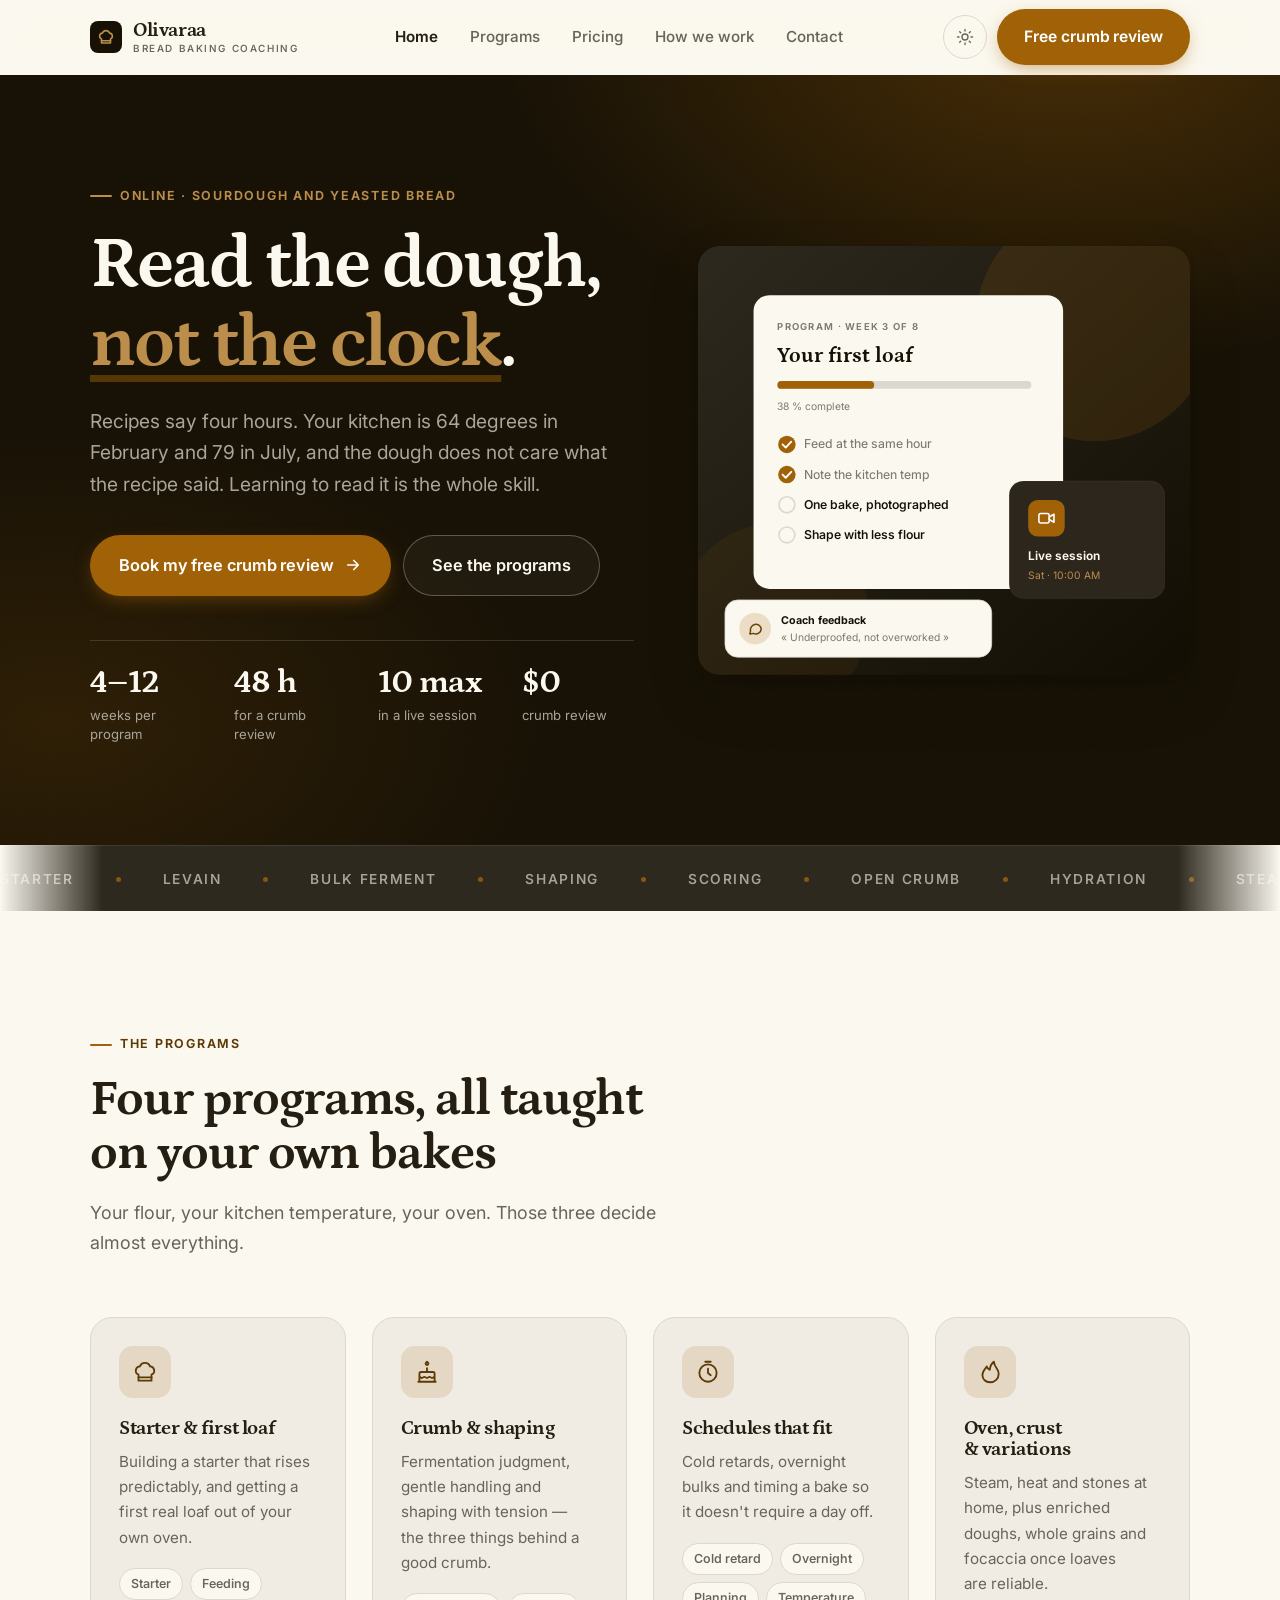
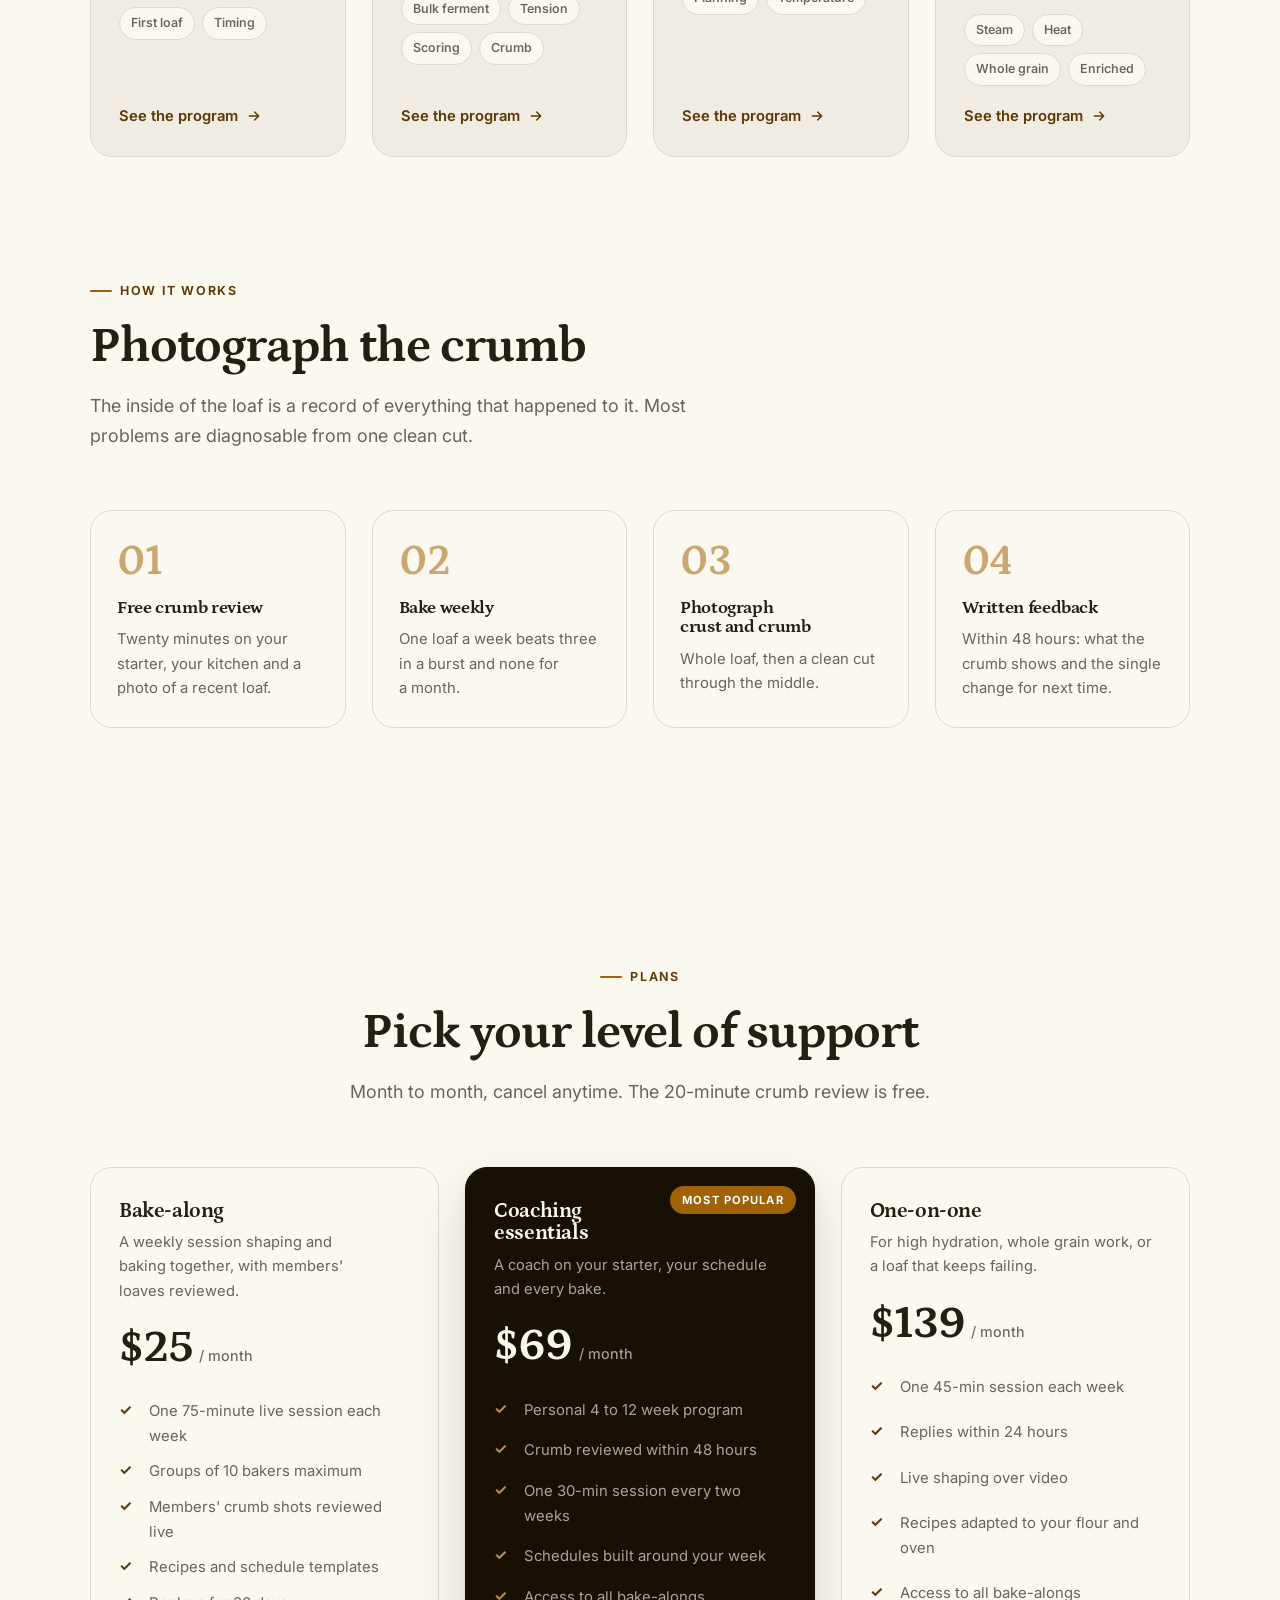
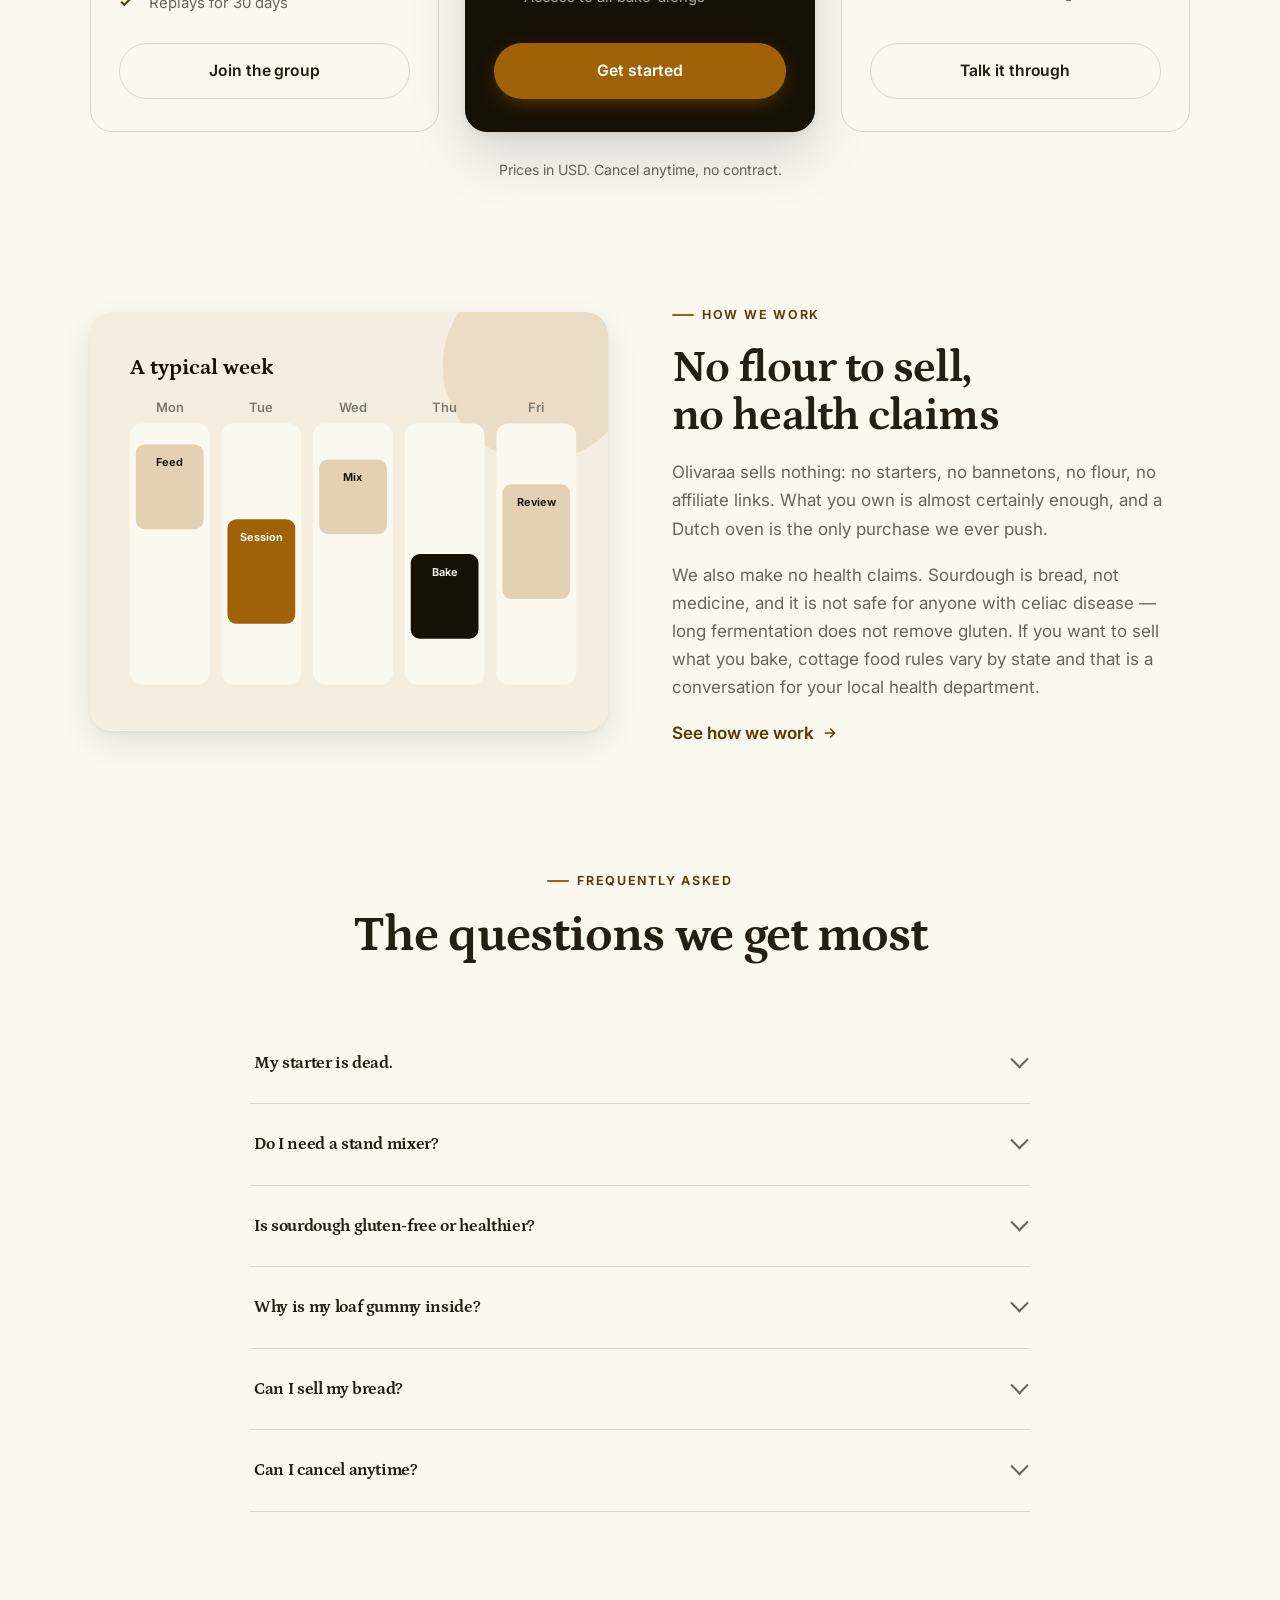
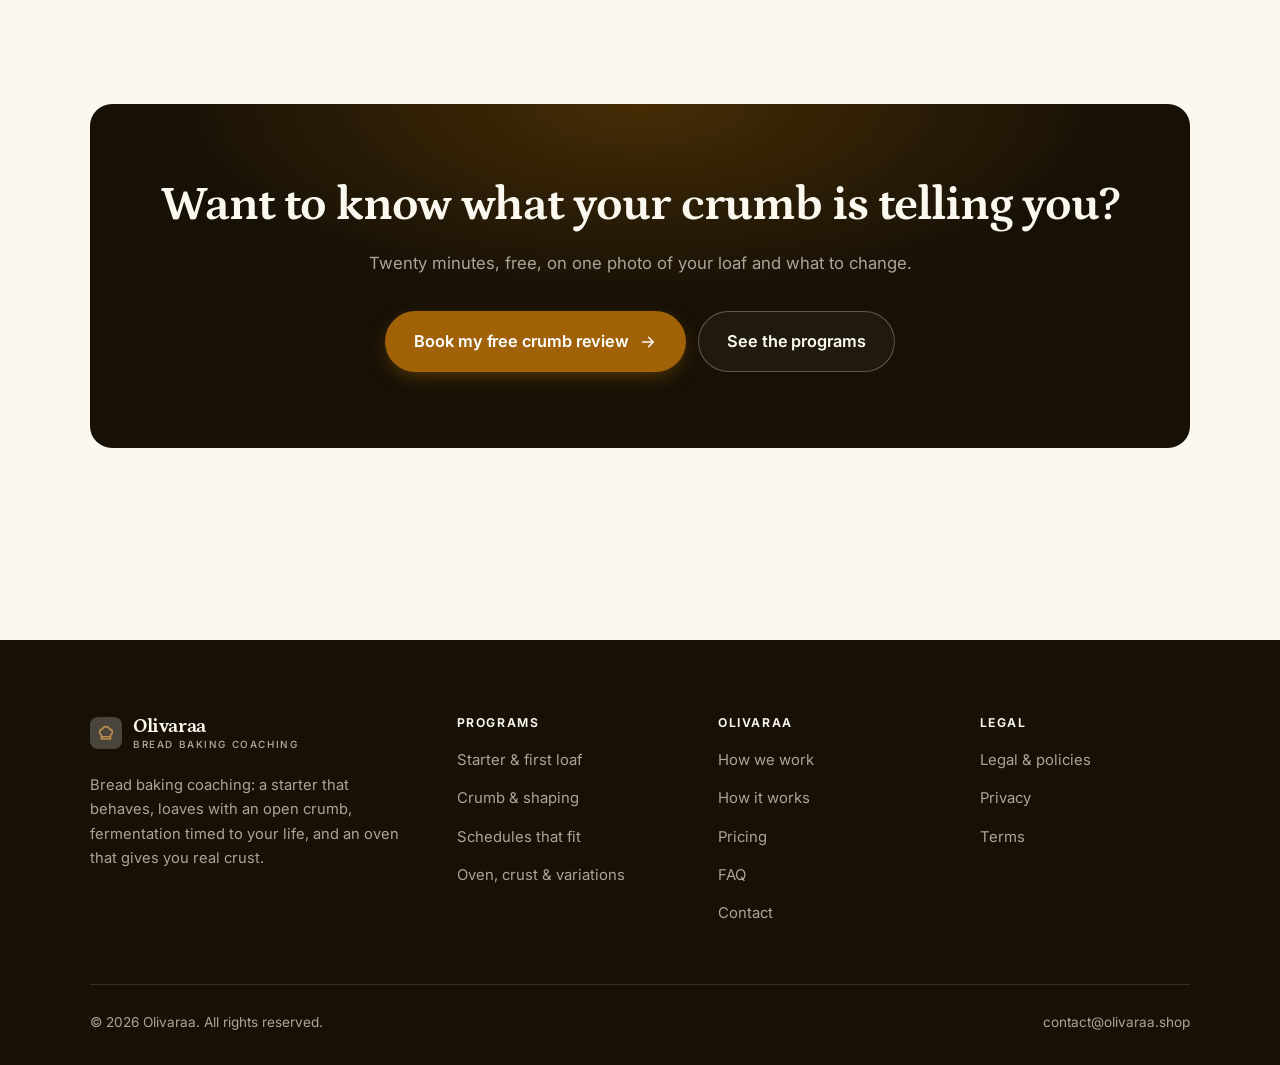
<file: index.html>
<!DOCTYPE html>
<html lang="en" class="no-js">
<head>
<meta charset="utf-8">
<meta name="viewport" content="width=device-width, initial-scale=1">
<title>Olivaraa — Bread coaching: read the dough, not the clock</title>
<meta name="description" content="Online sourdough and bread coaching: starter management, shaping and open crumb, fermentation schedules that fit your day, oven and crust. Photo review of every bake.">
<link rel="canonical" href="https://olivaraa.shop/">

<meta property="og:type" content="website">
<meta property="og:url" content="https://olivaraa.shop/">
<meta property="og:site_name" content="Olivaraa">
<meta property="og:locale" content="en_US">
<meta property="og:title" content="Olivaraa — Bread coaching: read the dough, not the clock">
<meta property="og:description" content="Online sourdough and bread coaching: starter management, shaping and open crumb, fermentation schedules that fit your day, oven and crust. Photo review of every bake.">
<meta name="theme-color" content="#171105">

<link rel="icon" href="assets/img/favicon.svg" type="image/svg+xml">
<link rel="preconnect" href="https://fonts.googleapis.com">
<link rel="preconnect" href="https://fonts.gstatic.com" crossorigin>
<link rel="stylesheet" href="https://fonts.googleapis.com/css2?family=Petrona:wght@400..700&family=Inter:wght@400..700&display=swap">
<link rel="stylesheet" href="assets/css/style.css">

<!-- Thème appliqué avant le premier rendu (évite le flash) -->
<script>
document.documentElement.classList.remove('no-js');
(function(){try{var t=localStorage.getItem('site-theme');if(t){document.documentElement.setAttribute('data-theme',t);}}catch(e){}})();
</script>
<script type="application/ld+json">
{
  "@context": "https://schema.org",
  "@type": "Organization",
  "name": "Olivaraa",
  "url": "https://olivaraa.shop/",
  "email": "contact@olivaraa.shop",
  "description": "Online sourdough and bread coaching: starter management, shaping and open crumb, fermentation schedules that fit your day, oven and crust. Photo review of every bake.",
  "areaServed": "US",
  "knowsLanguage": "en"
}
</script>
</head>

<body>
<a class="skip-link" href="#main">Skip to main content</a>

<header class="site-header">
  <nav class="wrap nav" aria-label="Main navigation">
    <a class="brand" href="index.html">
      <svg class="brand__mark" viewBox="0 0 64 64" aria-hidden="true">
        <rect class="bm-bg" width="64" height="64" rx="16"/>
        <g class="bm-ic" transform="translate(14 14) scale(1.5)" fill="none" stroke-width="2.1" stroke-linecap="round" stroke-linejoin="round"><path d="M6 14.5A4 4 0 0 1 7.3 6.8a5 5 0 0 1 9.4 0A4 4 0 0 1 18 14.5V20H6z"/><path d="M6 17h12"/></g>
      </svg>
      <span>Olivaraa<span class="brand__sub">Bread baking coaching</span></span>
    </a>

    <ul class="nav__links" id="nav-links">
      <li><a href="index.html" aria-current="page">Home</a></li>
      <li><a href="programs.html">Programs</a></li>
      <li><a href="index.html#pricing">Pricing</a></li>
      <li><a href="about.html">How we work</a></li>
      <li><a href="contact.html">Contact</a></li>
      <li><a class="btn btn--primary" href="contact.html">Free crumb review</a></li>
    </ul>

    <div class="nav__cta">
      <button class="theme-toggle" type="button" aria-label="Switch to dark theme">
        <svg class="icon-sun" viewBox="0 0 24 24" fill="none" stroke="currentColor" stroke-width="1.8" stroke-linecap="round" aria-hidden="true"><circle cx="12" cy="12" r="4"/><path d="M12 2v2m0 16v2M2 12h2m16 0h2M4.9 4.9l1.4 1.4m11.4 11.4 1.4 1.4M19.1 4.9l-1.4 1.4M6.3 17.7l-1.4 1.4"/></svg>
        <svg class="icon-moon" viewBox="0 0 24 24" fill="none" stroke="currentColor" stroke-width="1.8" stroke-linecap="round" stroke-linejoin="round" aria-hidden="true"><path d="M21 12.8A9 9 0 1 1 11.2 3a7 7 0 0 0 9.8 9.8z"/></svg>
      </button>
      <a class="btn btn--primary" href="contact.html">Free crumb review</a>
      <button class="nav__toggle" type="button" aria-expanded="false" aria-controls="nav-links" aria-label="Open menu">
        <svg class="icon-open" viewBox="0 0 24 24" fill="none" stroke="currentColor" stroke-width="2" stroke-linecap="round" aria-hidden="true"><path d="M3 6h18M3 12h18M3 18h18"/></svg>
        <svg class="icon-close" viewBox="0 0 24 24" fill="none" stroke="currentColor" stroke-width="2" stroke-linecap="round" aria-hidden="true"><path d="M6 6l12 12M18 6L6 18"/></svg>
      </button>
    </div>
  </nav>
</header>

<main id="main">

<section class="hero">
  <div class="wrap hero__inner">
    <div>
      <span class="eyebrow hero__eyebrow">Online · Sourdough and yeasted bread</span>
      <h1>Read the dough,<br> <em>not the clock</em>.</h1>
      <p class="hero__lede">Recipes say four hours. Your kitchen is 64 degrees in February and 79 in July, and the dough does not care what the recipe said. Learning to read it is the whole skill.</p>

      <div class="hero__actions">
        <a class="btn btn--primary btn--lg" href="contact.html">Book my free crumb review <svg viewBox="0 0 24 24" fill="none" stroke="currentColor" stroke-width="2.2" stroke-linecap="round" stroke-linejoin="round" aria-hidden="true"><path d="M5 12h14M13 6l6 6-6 6"/></svg></a>
        <a class="btn btn--on-dark btn--lg" href="programs.html">See the programs</a>
      </div>

      <ul class="hero__proof">
        <li><span class="stat__num">4–12</span><span class="stat__label">weeks per program</span></li>
        <li><span class="stat__num">48 h</span><span class="stat__label">for a crumb review</span></li>
        <li><span class="stat__num">10 max</span><span class="stat__label">in a live session</span></li>
        <li><span class="stat__num">$0</span><span class="stat__label">crumb review</span></li>
      </ul>
    </div>

    <div class="hero__art">
      <svg viewBox="0 0 620 540" role="img" aria-label="A bread baking program in week 3 of 8, showing this week's tasks, the next live session and coach feedback.">
        <defs>
          <linearGradient id="hbg" x1="0" y1="0" x2="1" y2="1">
            <stop offset="0" stop-color="#2e291e"/><stop offset="1" stop-color="#120e04"/>
          </linearGradient>
        </defs>
        <rect width="620" height="540" rx="22" fill="url(#hbg)"/>
        <circle cx="500" cy="96" r="150" fill="#a16207" opacity=".16"/>
        <circle cx="96" cy="470" r="120" fill="#a16207" opacity=".08"/>

        <g style="font-family: var(--font-body)">
          <!-- Carte programme -->
          <rect x="70" y="62" width="390" height="370" rx="20" fill="#fbf8f0"/>
          <text x="100" y="106" font-size="12" font-weight="650" letter-spacing="1.6" fill="#7e796f">PROGRAM · WEEK 3 OF 8</text>
          <text x="100" y="146" font-size="27" font-weight="700" fill="#171105" style="font-family: var(--font-display)">Your first loaf</text>
          <rect x="100" y="170" width="320" height="10" rx="5" fill="#dbd8cf"/>
          <rect x="100" y="170" width="122" height="10" rx="5" fill="#a16207"/>
          <text x="100" y="206" font-size="13" fill="#7e796f">38 % complete</text>
          <circle cx="112" cy="250" r="11" fill="#a16207"/><path d="M106.5 250l4 4 7-7.5" fill="none" stroke="#ffffff" stroke-width="2.4" stroke-linecap="round" stroke-linejoin="round"/><text x="134" y="255" font-size="15.5" fill="#7e796f" font-weight="450">Feed at the same hour</text>
          <circle cx="112" cy="288" r="11" fill="#a16207"/><path d="M106.5 288l4 4 7-7.5" fill="none" stroke="#ffffff" stroke-width="2.4" stroke-linecap="round" stroke-linejoin="round"/><text x="134" y="293" font-size="15.5" fill="#7e796f" font-weight="450">Note the kitchen temp</text>
          <circle cx="112" cy="326" r="10" fill="none" stroke="#dbd8cf" stroke-width="2"/><text x="134" y="331" font-size="15.5" fill="#171105" font-weight="560">One bake, photographed</text>
          <circle cx="112" cy="364" r="10" fill="none" stroke="#dbd8cf" stroke-width="2"/><text x="134" y="369" font-size="15.5" fill="#171105" font-weight="560">Shape with less flour</text>

          <!-- Carte séance -->
          <rect x="392" y="296" width="196" height="148" rx="18" fill="#2c261c" stroke="#ffffff" stroke-opacity=".08"/>
          <rect x="416" y="320" width="46" height="46" rx="12" fill="#a16207"/>
          <g transform="translate(427 331)" fill="none" stroke="#ffffff" color="#ffffff" stroke-width="2" stroke-linecap="round" stroke-linejoin="round"><rect x="2.5" y="6" width="13" height="12" rx="2.5"/><path d="M15.5 10.5 21.5 7v10l-6-3.5z"/></g>
          <text x="416" y="396" font-size="15" font-weight="650" fill="#fbf8f0">Live session</text>
          <text x="416" y="420" font-size="13" fill="#bb8e4c">Sat · 10:00 AM</text>

          <!-- Retour du coach -->
          <rect x="34" y="446" width="336" height="72" rx="16" fill="#fbf8f0" stroke="#dbd8cf"/>
          <circle cx="72" cy="482" r="20" fill="#ebddc6"/>
          <g transform="translate(62 472) scale(.84)" fill="none" stroke="#694005" stroke-width="2.2" stroke-linecap="round" stroke-linejoin="round"><path d="M21 12a8 8 0 0 1-11.6 7.1L4 20l1-4.6A8 8 0 1 1 21 12z"/></g>
          <text x="104" y="476" font-size="13.5" font-weight="700" fill="#171105">Coach feedback</text>
          <text x="104" y="498" font-size="13" fill="#7e796f">« Underproofed, not overworked »</text>
        </g>
      </svg>
    </div>
  </div>
</section>

<div class="marquee" aria-hidden="true">
  <div class="marquee__track"><span>Starter</span><span>Levain</span><span>Bulk ferment</span><span>Shaping</span><span>Scoring</span><span>Open crumb</span><span>Hydration</span><span>Steam</span><span>Crust</span><span>Schedules</span><span>Starter</span><span>Levain</span><span>Bulk ferment</span><span>Shaping</span><span>Scoring</span><span>Open crumb</span><span>Hydration</span><span>Steam</span><span>Crust</span><span>Schedules</span></div>
</div>

<section class="section wrap" id="programs">
  <div class="section-head reveal">
    <span class="eyebrow">The programs</span>
    <h2>Four programs, all taught on your own bakes</h2>
    <p>Your flour, your kitchen temperature, your oven. Those three decide almost everything.</p>
  </div>
  <div class="grid grid--4 reveal-group">
    <a class="card" href="programs.html#starter">
      <div class="card__icon"><svg viewBox="0 0 24 24" fill="none" stroke="currentColor" stroke-width="1.7" stroke-linecap="round" stroke-linejoin="round" aria-hidden="true"><path d="M6 14.5A4 4 0 0 1 7.3 6.8a5 5 0 0 1 9.4 0A4 4 0 0 1 18 14.5V20H6z"/><path d="M6 17h12"/></svg></div>
      <h3>Starter &amp; first loaf</h3>
      <p>Building a starter that rises predictably, and getting a first real loaf out of your own oven.</p>
      <ul class="tags"><li>Starter</li><li>Feeding</li><li>First loaf</li><li>Timing</li></ul>
      <span class="arrow-link">See the program <svg viewBox="0 0 24 24" fill="none" stroke="currentColor" stroke-width="2.2" stroke-linecap="round" stroke-linejoin="round" aria-hidden="true"><path d="M5 12h14M13 6l6 6-6 6"/></svg></span>
    </a>
    <a class="card" href="programs.html#crumb">
      <div class="card__icon"><svg viewBox="0 0 24 24" fill="none" stroke="currentColor" stroke-width="1.7" stroke-linecap="round" stroke-linejoin="round" aria-hidden="true"><path d="M4 21h16M5 21v-7.5A1.5 1.5 0 0 1 6.5 12h11a1.5 1.5 0 0 1 1.5 1.5V21M5 16.5c1.2 0 1.2 1 2.3 1s1.2-1 2.3-1 1.2 1 2.4 1 1.2-1 2.3-1 1.2 1 2.4 1 1.1-1 2.3-1M12 12V8.5"/><path d="M12 5.5c.8 0 1.3-.6 1.3-1.3S12 2.5 12 2.5s-1.3 1-1.3 1.7.5 1.3 1.3 1.3z"/></svg></div>
      <h3>Crumb &amp; shaping</h3>
      <p>Fermentation judgment, gentle handling and shaping with tension — the three things behind a good crumb.</p>
      <ul class="tags"><li>Bulk ferment</li><li>Tension</li><li>Scoring</li><li>Crumb</li></ul>
      <span class="arrow-link">See the program <svg viewBox="0 0 24 24" fill="none" stroke="currentColor" stroke-width="2.2" stroke-linecap="round" stroke-linejoin="round" aria-hidden="true"><path d="M5 12h14M13 6l6 6-6 6"/></svg></span>
    </a>
    <a class="card" href="programs.html#schedule">
      <div class="card__icon"><svg viewBox="0 0 24 24" fill="none" stroke="currentColor" stroke-width="1.7" stroke-linecap="round" stroke-linejoin="round" aria-hidden="true"><circle cx="12" cy="13" r="8"/><path d="M12 9v4l2.5 2M9.5 2.5h5"/></svg></div>
      <h3>Schedules that fit</h3>
      <p>Cold retards, overnight bulks and timing a bake so it doesn't require a day off.</p>
      <ul class="tags"><li>Cold retard</li><li>Overnight</li><li>Planning</li><li>Temperature</li></ul>
      <span class="arrow-link">See the program <svg viewBox="0 0 24 24" fill="none" stroke="currentColor" stroke-width="2.2" stroke-linecap="round" stroke-linejoin="round" aria-hidden="true"><path d="M5 12h14M13 6l6 6-6 6"/></svg></span>
    </a>
    <a class="card" href="programs.html#oven">
      <div class="card__icon"><svg viewBox="0 0 24 24" fill="none" stroke="currentColor" stroke-width="1.7" stroke-linecap="round" stroke-linejoin="round" aria-hidden="true"><path d="M12 21.5c-4 0-7-2.8-7-6.7 0-3.4 2.4-5.6 4-7.8.6 1.6 1.6 2.6 2.8 3 .2-3.1 1.4-5.6 3.7-7.5.3 3 1.6 4.8 3 6.7 1.1 1.5 1.5 3 1.5 4.6 0 4.2-3.3 7.7-8 7.7z"/></svg></div>
      <h3>Oven, crust &amp; variations</h3>
      <p>Steam, heat and stones at home, plus enriched doughs, whole grains and focaccia once loaves are reliable.</p>
      <ul class="tags"><li>Steam</li><li>Heat</li><li>Whole grain</li><li>Enriched</li></ul>
      <span class="arrow-link">See the program <svg viewBox="0 0 24 24" fill="none" stroke="currentColor" stroke-width="2.2" stroke-linecap="round" stroke-linejoin="round" aria-hidden="true"><path d="M5 12h14M13 6l6 6-6 6"/></svg></span>
    </a>
  </div>
</section>

<section class="section section--flush wrap" id="how-it-works">
  <div class="section-head reveal">
    <span class="eyebrow">How it works</span>
    <h2>Photograph the crumb</h2>
    <p>The inside of the loaf is a record of everything that happened to it. Most problems are diagnosable from one clean cut.</p>
  </div>
  <div class="grid grid--4 steps reveal-group">
    <article class="step">
      <h3>Free crumb review</h3>
      <p>Twenty minutes on your starter, your kitchen and a photo of a recent loaf.</p>
    </article>
    <article class="step">
      <h3>Bake weekly</h3>
      <p>One loaf a week beats three in a burst and none for a month.</p>
    </article>
    <article class="step">
      <h3>Photograph crust and crumb</h3>
      <p>Whole loaf, then a clean cut through the middle.</p>
    </article>
    <article class="step">
      <h3>Written feedback</h3>
      <p>Within 48 hours: what the crumb shows and the single change for next time.</p>
    </article>
  </div>
</section>

<section class="section wrap" id="pricing">
  <div class="section-head section-head--center reveal">
    <span class="eyebrow">Plans</span>
    <h2>Pick your level of support</h2>
    <p>Month to month, cancel anytime. The 20-minute crumb review is free.</p>
  </div>
  <div class="grid grid--3 plans reveal-group">
    <article class="plan">
      
      <h3>Bake-along</h3>
      <p class="plan__desc">A weekly session shaping and baking together, with members' loaves reviewed.</p>
      <p class="plan__price">$25<span class="plan__period">/ month</span></p>
      <ul class="plan__features">
        <li>One 75-minute live session each week</li>
        <li>Groups of 10 bakers maximum</li>
        <li>Members' crumb shots reviewed live</li>
        <li>Recipes and schedule templates</li>
        <li>Replays for 30 days</li>
      </ul>
      <a class="btn btn--ghost btn--block" href="contact.html">Join the group</a>
    </article>
    <article class="plan plan--featured">
      <span class="plan__tag">Most popular</span>
      <h3>Coaching essentials</h3>
      <p class="plan__desc">A coach on your starter, your schedule and every bake.</p>
      <p class="plan__price">$69<span class="plan__period">/ month</span></p>
      <ul class="plan__features">
        <li>Personal 4 to 12 week program</li>
        <li>Crumb reviewed within 48 hours</li>
        <li>One 30-min session every two weeks</li>
        <li>Schedules built around your week</li>
        <li>Access to all bake-alongs</li>
      </ul>
      <a class="btn btn--primary btn--block" href="contact.html">Get started</a>
    </article>
    <article class="plan">
      
      <h3>One-on-one</h3>
      <p class="plan__desc">For high hydration, whole grain work, or a loaf that keeps failing.</p>
      <p class="plan__price">$139<span class="plan__period">/ month</span></p>
      <ul class="plan__features">
        <li>One 45-min session each week</li>
        <li>Replies within 24 hours</li>
        <li>Live shaping over video</li>
        <li>Recipes adapted to your flour and oven</li>
        <li>Access to all bake-alongs</li>
      </ul>
      <a class="btn btn--ghost btn--block" href="contact.html">Talk it through</a>
    </article>
  </div>
  <p class="plans-note">Prices in USD. Cancel anytime, no contract.</p>
</section>

<section class="section section--flush wrap">
  <div class="split reveal">
    <div class="split__art">
      <svg viewBox="0 0 520 420" role="img" aria-label="Example of a typical week: Feed, Session, Mix, Bake, Review.">
        <rect width="520" height="420" rx="20" fill="#f5eee0"/>
        <circle cx="450" cy="54" r="96" fill="#a16207" opacity=".12"/>
        <g style="font-family: var(--font-body)">
        <text x="40" y="62" font-size="22" font-weight="700" fill="#171105" style="font-family: var(--font-display)">A typical week</text>
        <text x="80" y="100" text-anchor="middle" font-size="13" font-weight="600" fill="#7e796f">Mon</text>
        <rect x="40" y="112" width="80" height="262" rx="12" fill="#fbf8f0"/>
        <rect x="46" y="133" width="68" height="85" rx="9" fill="#e4d1b3"/>
        <text x="80" y="155" text-anchor="middle" font-size="11" font-weight="650" fill="#171105">Feed</text>
        <text x="172" y="100" text-anchor="middle" font-size="13" font-weight="600" fill="#7e796f">Tue</text>
        <rect x="132" y="112" width="80" height="262" rx="12" fill="#fbf8f0"/>
        <rect x="138" y="208" width="68" height="105" rx="9" fill="#a16207"/>
        <text x="172" y="230" text-anchor="middle" font-size="11" font-weight="650" fill="#ffffff">Session</text>
        <text x="264" y="100" text-anchor="middle" font-size="13" font-weight="600" fill="#7e796f">Wed</text>
        <rect x="224" y="112" width="80" height="262" rx="12" fill="#fbf8f0"/>
        <rect x="230" y="148" width="68" height="75" rx="9" fill="#e4d1b3"/>
        <text x="264" y="170" text-anchor="middle" font-size="11" font-weight="650" fill="#171105">Mix</text>
        <text x="356" y="100" text-anchor="middle" font-size="13" font-weight="600" fill="#7e796f">Thu</text>
        <rect x="316" y="112" width="80" height="262" rx="12" fill="#fbf8f0"/>
        <rect x="322" y="243" width="68" height="85" rx="9" fill="#171105"/>
        <text x="356" y="265" text-anchor="middle" font-size="11" font-weight="650" fill="#fbf8f0">Bake</text>
        <text x="448" y="100" text-anchor="middle" font-size="13" font-weight="600" fill="#7e796f">Fri</text>
        <rect x="408" y="112" width="80" height="262" rx="12" fill="#fbf8f0"/>
        <rect x="414" y="173" width="68" height="115" rx="9" fill="#e4d1b3"/>
        <text x="448" y="195" text-anchor="middle" font-size="11" font-weight="650" fill="#171105">Review</text>
        </g>
      </svg>
    </div>
    <div>
      <span class="eyebrow">How we work</span>
      <h2>No flour to sell, no health claims</h2>
      <p>Olivaraa sells nothing: no starters, no bannetons, no flour, no affiliate links. What you own is almost certainly enough, and a Dutch oven is the only purchase we ever push.</p>
      <p>We also make no health claims. Sourdough is bread, not medicine, and it is not safe for anyone with celiac disease — long fermentation does not remove gluten. If you want to sell what you bake, cottage food rules vary by state and that is a conversation for your local health department.</p>
      <p><a class="arrow-link" href="about.html">See how we work <svg viewBox="0 0 24 24" fill="none" stroke="currentColor" stroke-width="2.2" stroke-linecap="round" stroke-linejoin="round" aria-hidden="true"><path d="M5 12h14M13 6l6 6-6 6"/></svg></a></p>
    </div>
  </div>
</section>

<section class="section section--flush wrap" id="faq">
  <div class="section-head section-head--center reveal">
    <span class="eyebrow">Frequently asked</span>
    <h2>The questions we get most</h2>
  </div>
  <div class="faq reveal">
    <details>
      <summary>My starter is dead.</summary>
      <p>Almost certainly not. Cold kitchens and irregular feeding explain nearly every 'dead' starter, and two days of consistent feeding usually settles it.</p>
    </details>
    <details>
      <summary>Do I need a stand mixer?</summary>
      <p>No. Hand mixing is fine and arguably better for learning what the dough should feel like. We sell nothing and recommend very little.</p>
    </details>
    <details>
      <summary>Is sourdough gluten-free or healthier?</summary>
      <p>No, and we don't make health claims. It is not safe for celiac disease. Enjoy it as bread.</p>
    </details>
    <details>
      <summary>Why is my loaf gummy inside?</summary>
      <p>Usually underfermented, sometimes cut too warm. A photo of the crumb will tell us which within a day.</p>
    </details>
    <details>
      <summary>Can I sell my bread?</summary>
      <p>Possibly, under your state's cottage food laws — but that's a question for your local health department, not for us. We coach baking, not food business compliance.</p>
    </details>
    <details>
      <summary>Can I cancel anytime?</summary>
      <p>Yes. No contract, no minimum term. Access stays open until the end of the month you already paid for.</p>
    </details>
  </div>
</section>

<section class="wrap section--tight">
  <div class="cta-band reveal">
    <h2>Want to know what your crumb is telling you?</h2>
    <p>Twenty minutes, free, on one photo of your loaf and what to change.</p>
    <div class="hero__actions">
      <a class="btn btn--primary btn--lg" href="contact.html">Book my free crumb review <svg viewBox="0 0 24 24" fill="none" stroke="currentColor" stroke-width="2.2" stroke-linecap="round" stroke-linejoin="round" aria-hidden="true"><path d="M5 12h14M13 6l6 6-6 6"/></svg></a>
      <a class="btn btn--on-dark btn--lg" href="programs.html">See the programs</a>
    </div>
  </div>
</section>

</main>

<footer class="site-footer">
  <div class="wrap">
    <div class="footer__grid">
      <div class="footer__brand">
        <a class="brand" href="index.html">
          <svg class="brand__mark" viewBox="0 0 64 64" aria-hidden="true">
        <rect class="bm-bg" width="64" height="64" rx="16"/>
        <g class="bm-ic" transform="translate(14 14) scale(1.5)" fill="none" stroke-width="2.1" stroke-linecap="round" stroke-linejoin="round"><path d="M6 14.5A4 4 0 0 1 7.3 6.8a5 5 0 0 1 9.4 0A4 4 0 0 1 18 14.5V20H6z"/><path d="M6 17h12"/></g>
      </svg>
          <span>Olivaraa<span class="brand__sub">Bread baking coaching</span></span>
        </a>
        <p>Bread baking coaching: a starter that behaves, loaves with an open crumb, fermentation timed to your life, and an oven that gives you real crust.</p>
      </div>

      <div class="footer__col">
        <h4>Programs</h4>
        <ul>
          <li><a href="programs.html#starter">Starter &amp; first loaf</a></li>
          <li><a href="programs.html#crumb">Crumb &amp; shaping</a></li>
          <li><a href="programs.html#schedule">Schedules that fit</a></li>
          <li><a href="programs.html#oven">Oven, crust &amp; variations</a></li>
        </ul>
      </div>

      <div class="footer__col">
        <h4>Olivaraa</h4>
        <ul>
          <li><a href="about.html">How we work</a></li>
          <li><a href="index.html#how-it-works">How it works</a></li>
          <li><a href="index.html#pricing">Pricing</a></li>
          <li><a href="index.html#faq">FAQ</a></li>
          <li><a href="contact.html">Contact</a></li>
        </ul>
      </div>

      <div class="footer__col">
        <h4>Legal</h4>
        <ul>
          <li><a href="legal.html">Legal &amp; policies</a></li>
          <li><a href="legal.html#privacy">Privacy</a></li>
          <li><a href="legal.html#terms">Terms</a></li>
        </ul>
      </div>
    </div>

    <div class="footer__bottom">
      <p>© <span data-year>2026</span> Olivaraa. All rights reserved.</p>
      <p><a href="mailto:contact@olivaraa.shop">contact@olivaraa.shop</a></p>
    </div>
  </div>
</footer>

<script src="assets/js/main.js" defer></script>
</body>
</html>
</file>
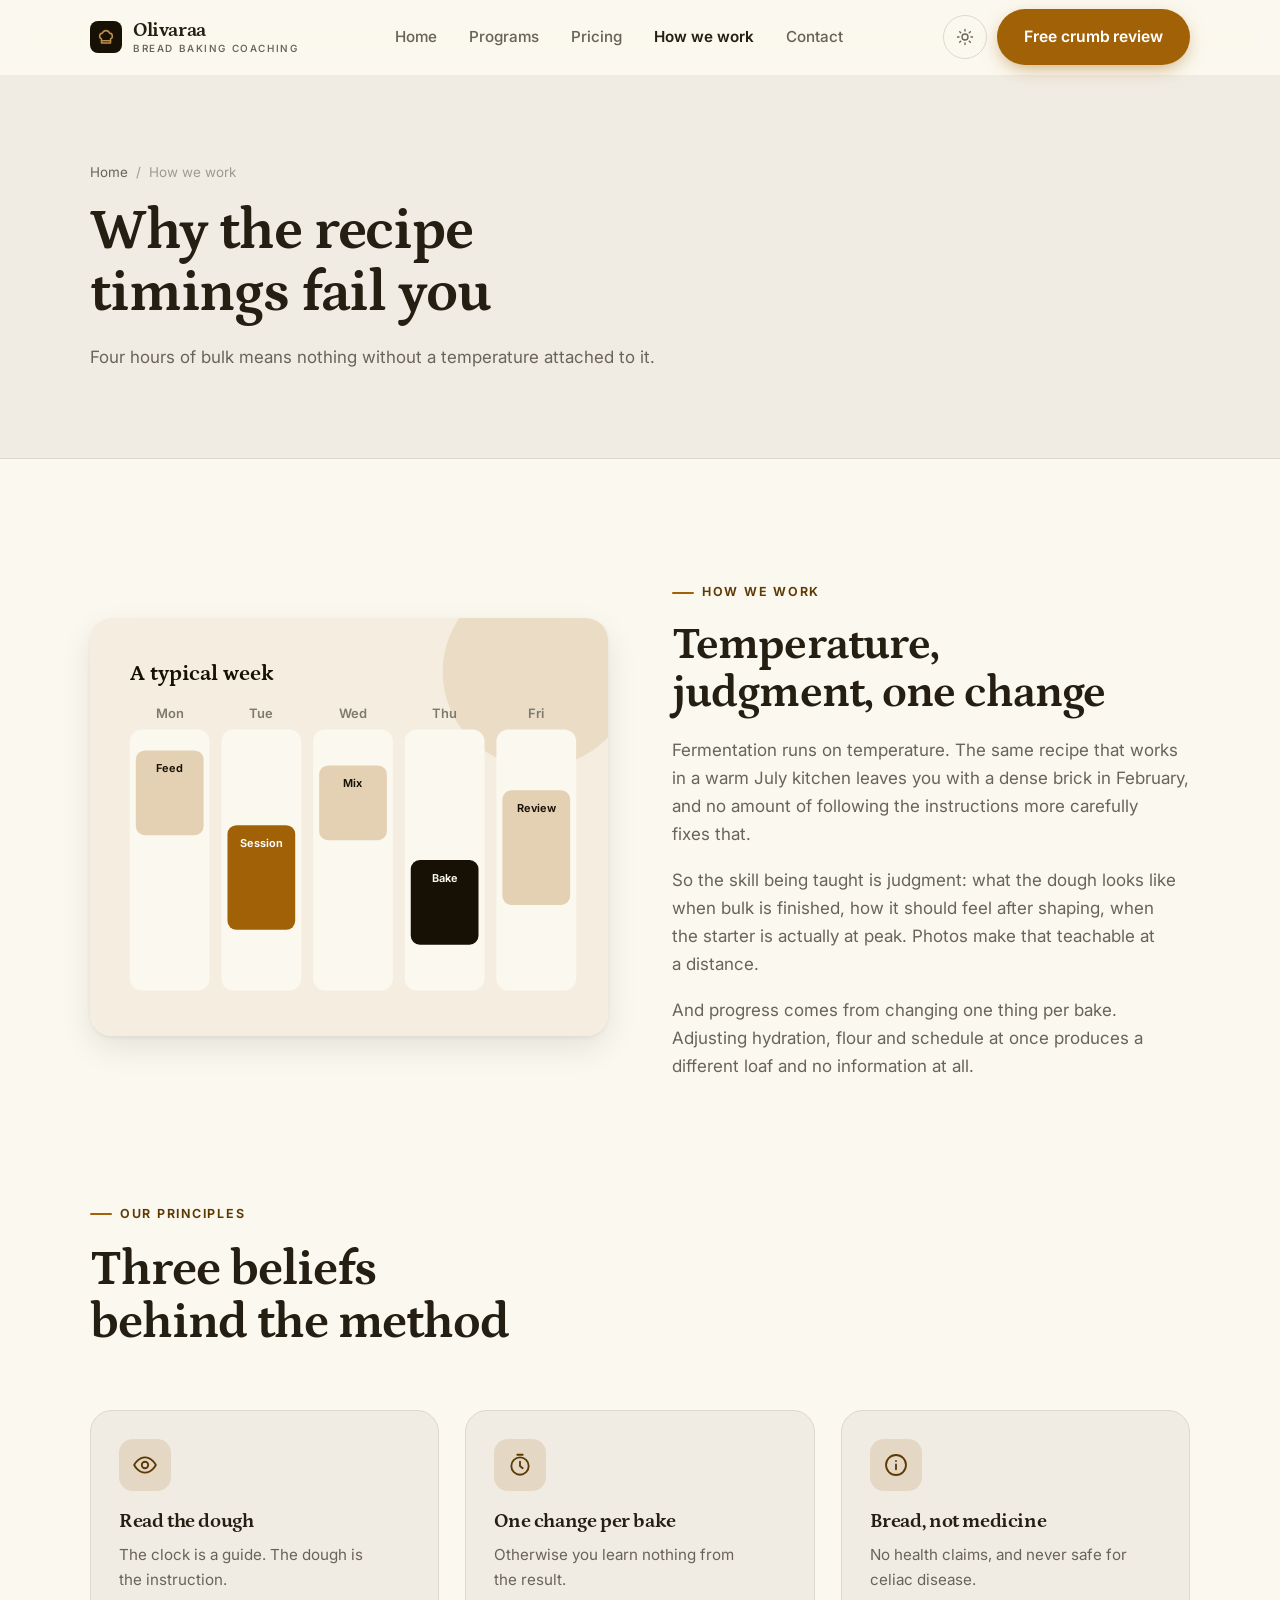
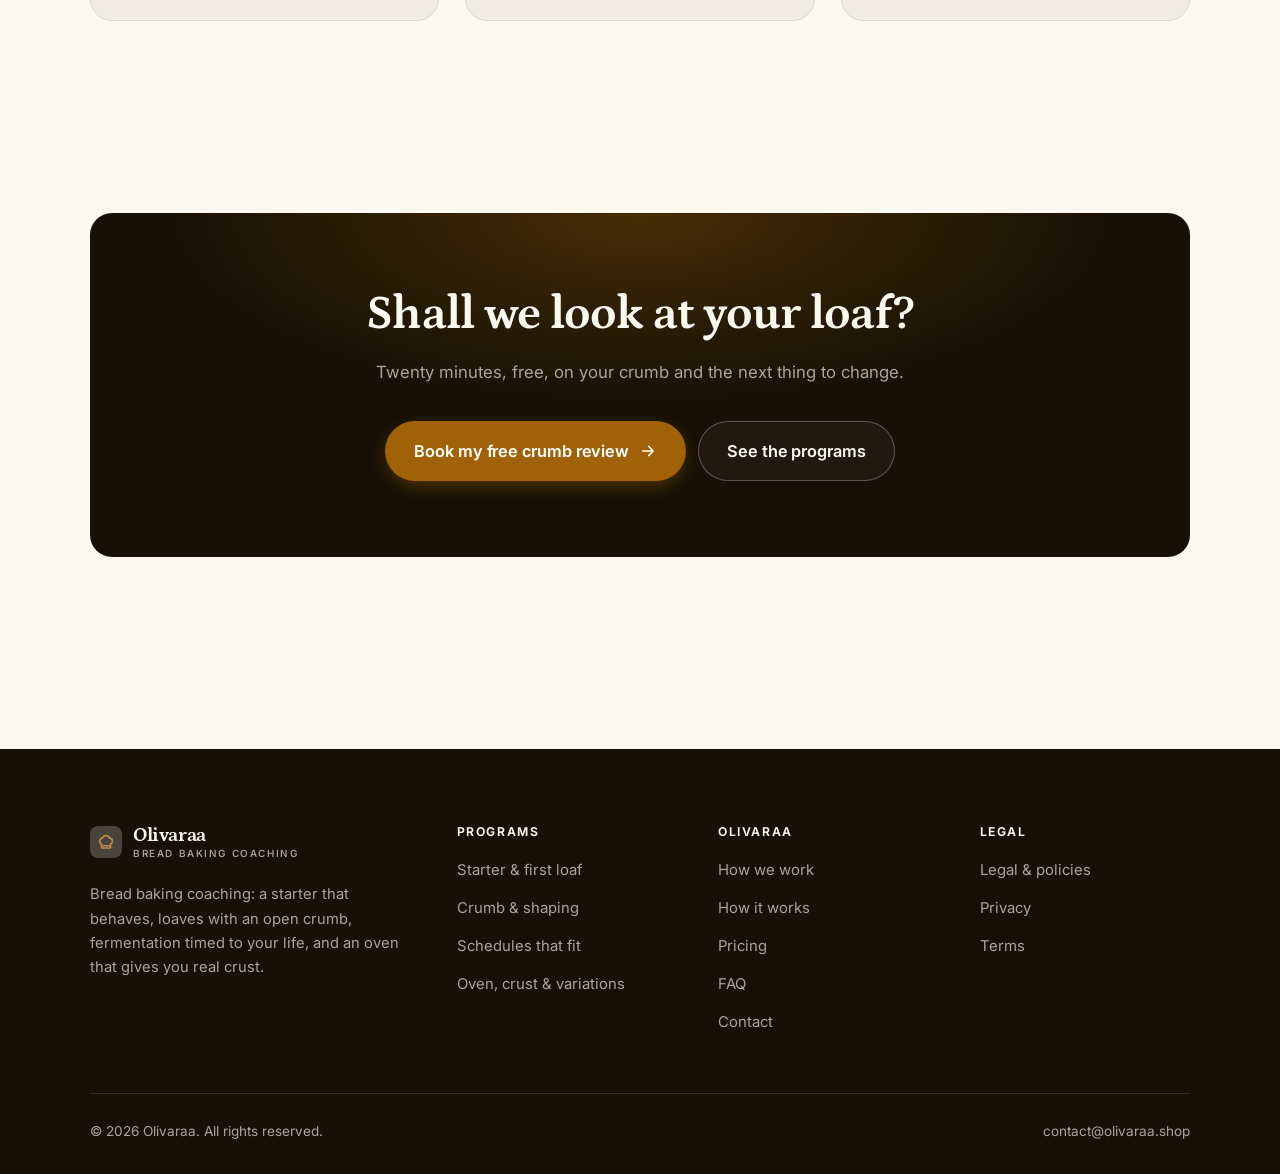
<file: about.html>
<!DOCTYPE html>
<html lang="en" class="no-js">
<head>
<meta charset="utf-8">
<meta name="viewport" content="width=device-width, initial-scale=1">
<title>How we work — Olivaraa</title>
<meta name="description" content="Why bread is learned by reading dough rather than following clocks, and what Olivaraa does not claim.">
<link rel="canonical" href="https://olivaraa.shop/about.html">

<meta property="og:type" content="website">
<meta property="og:url" content="https://olivaraa.shop/about.html">
<meta property="og:site_name" content="Olivaraa">
<meta property="og:locale" content="en_US">
<meta property="og:title" content="How we work — Olivaraa">
<meta property="og:description" content="Why bread is learned by reading dough rather than following clocks, and what Olivaraa does not claim.">
<meta name="theme-color" content="#171105">

<link rel="icon" href="assets/img/favicon.svg" type="image/svg+xml">
<link rel="preconnect" href="https://fonts.googleapis.com">
<link rel="preconnect" href="https://fonts.gstatic.com" crossorigin>
<link rel="stylesheet" href="https://fonts.googleapis.com/css2?family=Petrona:wght@400..700&family=Inter:wght@400..700&display=swap">
<link rel="stylesheet" href="assets/css/style.css">

<!-- Thème appliqué avant le premier rendu (évite le flash) -->
<script>
document.documentElement.classList.remove('no-js');
(function(){try{var t=localStorage.getItem('site-theme');if(t){document.documentElement.setAttribute('data-theme',t);}}catch(e){}})();
</script>
</head>

<body>
<a class="skip-link" href="#main">Skip to main content</a>

<header class="site-header">
  <nav class="wrap nav" aria-label="Main navigation">
    <a class="brand" href="index.html">
      <svg class="brand__mark" viewBox="0 0 64 64" aria-hidden="true">
        <rect class="bm-bg" width="64" height="64" rx="16"/>
        <g class="bm-ic" transform="translate(14 14) scale(1.5)" fill="none" stroke-width="2.1" stroke-linecap="round" stroke-linejoin="round"><path d="M6 14.5A4 4 0 0 1 7.3 6.8a5 5 0 0 1 9.4 0A4 4 0 0 1 18 14.5V20H6z"/><path d="M6 17h12"/></g>
      </svg>
      <span>Olivaraa<span class="brand__sub">Bread baking coaching</span></span>
    </a>

    <ul class="nav__links" id="nav-links">
      <li><a href="index.html">Home</a></li>
      <li><a href="programs.html">Programs</a></li>
      <li><a href="index.html#pricing">Pricing</a></li>
      <li><a href="about.html" aria-current="page">How we work</a></li>
      <li><a href="contact.html">Contact</a></li>
      <li><a class="btn btn--primary" href="contact.html">Free crumb review</a></li>
    </ul>

    <div class="nav__cta">
      <button class="theme-toggle" type="button" aria-label="Switch to dark theme">
        <svg class="icon-sun" viewBox="0 0 24 24" fill="none" stroke="currentColor" stroke-width="1.8" stroke-linecap="round" aria-hidden="true"><circle cx="12" cy="12" r="4"/><path d="M12 2v2m0 16v2M2 12h2m16 0h2M4.9 4.9l1.4 1.4m11.4 11.4 1.4 1.4M19.1 4.9l-1.4 1.4M6.3 17.7l-1.4 1.4"/></svg>
        <svg class="icon-moon" viewBox="0 0 24 24" fill="none" stroke="currentColor" stroke-width="1.8" stroke-linecap="round" stroke-linejoin="round" aria-hidden="true"><path d="M21 12.8A9 9 0 1 1 11.2 3a7 7 0 0 0 9.8 9.8z"/></svg>
      </button>
      <a class="btn btn--primary" href="contact.html">Free crumb review</a>
      <button class="nav__toggle" type="button" aria-expanded="false" aria-controls="nav-links" aria-label="Open menu">
        <svg class="icon-open" viewBox="0 0 24 24" fill="none" stroke="currentColor" stroke-width="2" stroke-linecap="round" aria-hidden="true"><path d="M3 6h18M3 12h18M3 18h18"/></svg>
        <svg class="icon-close" viewBox="0 0 24 24" fill="none" stroke="currentColor" stroke-width="2" stroke-linecap="round" aria-hidden="true"><path d="M6 6l12 12M18 6L6 18"/></svg>
      </button>
    </div>
  </nav>
</header>

<main id="main">

<section class="page-head">
  <div class="wrap">
    <nav class="breadcrumb" aria-label="Breadcrumb">
      <a href="index.html">Home</a><span>/</span><span aria-current="page">How we work</span>
    </nav>
    <h1>Why the recipe timings fail you</h1>
    <p>Four hours of bulk means nothing without a temperature attached to it.</p>
  </div>
</section>

<section class="section wrap">
  <div class="split reveal">
    <div class="split__art">
      <svg viewBox="0 0 520 420" role="img" aria-label="Example of a typical week: Feed, Session, Mix, Bake, Review.">
        <rect width="520" height="420" rx="20" fill="#f5eee0"/>
        <circle cx="450" cy="54" r="96" fill="#a16207" opacity=".12"/>
        <g style="font-family: var(--font-body)">
        <text x="40" y="62" font-size="22" font-weight="700" fill="#171105" style="font-family: var(--font-display)">A typical week</text>
        <text x="80" y="100" text-anchor="middle" font-size="13" font-weight="600" fill="#7e796f">Mon</text>
        <rect x="40" y="112" width="80" height="262" rx="12" fill="#fbf8f0"/>
        <rect x="46" y="133" width="68" height="85" rx="9" fill="#e4d1b3"/>
        <text x="80" y="155" text-anchor="middle" font-size="11" font-weight="650" fill="#171105">Feed</text>
        <text x="172" y="100" text-anchor="middle" font-size="13" font-weight="600" fill="#7e796f">Tue</text>
        <rect x="132" y="112" width="80" height="262" rx="12" fill="#fbf8f0"/>
        <rect x="138" y="208" width="68" height="105" rx="9" fill="#a16207"/>
        <text x="172" y="230" text-anchor="middle" font-size="11" font-weight="650" fill="#ffffff">Session</text>
        <text x="264" y="100" text-anchor="middle" font-size="13" font-weight="600" fill="#7e796f">Wed</text>
        <rect x="224" y="112" width="80" height="262" rx="12" fill="#fbf8f0"/>
        <rect x="230" y="148" width="68" height="75" rx="9" fill="#e4d1b3"/>
        <text x="264" y="170" text-anchor="middle" font-size="11" font-weight="650" fill="#171105">Mix</text>
        <text x="356" y="100" text-anchor="middle" font-size="13" font-weight="600" fill="#7e796f">Thu</text>
        <rect x="316" y="112" width="80" height="262" rx="12" fill="#fbf8f0"/>
        <rect x="322" y="243" width="68" height="85" rx="9" fill="#171105"/>
        <text x="356" y="265" text-anchor="middle" font-size="11" font-weight="650" fill="#fbf8f0">Bake</text>
        <text x="448" y="100" text-anchor="middle" font-size="13" font-weight="600" fill="#7e796f">Fri</text>
        <rect x="408" y="112" width="80" height="262" rx="12" fill="#fbf8f0"/>
        <rect x="414" y="173" width="68" height="115" rx="9" fill="#e4d1b3"/>
        <text x="448" y="195" text-anchor="middle" font-size="11" font-weight="650" fill="#171105">Review</text>
        </g>
      </svg>
    </div>
    <div>
      <span class="eyebrow">How we work</span>
      <h2>Temperature, judgment, one change</h2>
      <p>Fermentation runs on temperature. The same recipe that works in a warm July kitchen leaves you with a dense brick in February, and no amount of following the instructions more carefully fixes that.</p>
      <p>So the skill being taught is judgment: what the dough looks like when bulk is finished, how it should feel after shaping, when the starter is actually at peak. Photos make that teachable at a distance.</p>
      <p>And progress comes from changing one thing per bake. Adjusting hydration, flour and schedule at once produces a different loaf and no information at all.</p>
      <!--
        TO DO: add a short introduction of the coach (name, real background),
        with a photo if possible. Do not invent credentials — see README.md.
      -->
    </div>
  </div>
</section>

<section class="section section--flush wrap">
  <div class="section-head reveal">
    <span class="eyebrow">Our principles</span>
    <h2>Three beliefs behind the method</h2>
  </div>
  <div class="grid grid--3 reveal-group">
    <article class="card">
      <div class="card__icon"><svg viewBox="0 0 24 24" fill="none" stroke="currentColor" stroke-width="1.7" stroke-linecap="round" stroke-linejoin="round" aria-hidden="true"><path d="M2 12s3.6-7 10-7 10 7 10 7-3.6 7-10 7S2 12 2 12z"/><circle cx="12" cy="12" r="3"/></svg></div>
      <h3>Read the dough</h3>
      <p>The clock is a guide. The dough is the instruction.</p>
    </article>
    <article class="card">
      <div class="card__icon"><svg viewBox="0 0 24 24" fill="none" stroke="currentColor" stroke-width="1.7" stroke-linecap="round" stroke-linejoin="round" aria-hidden="true"><circle cx="12" cy="13" r="8"/><path d="M12 9v4l2.5 2M9.5 2.5h5"/></svg></div>
      <h3>One change per bake</h3>
      <p>Otherwise you learn nothing from the result.</p>
    </article>
    <article class="card">
      <div class="card__icon"><svg viewBox="0 0 24 24" fill="none" stroke="currentColor" stroke-width="1.7" stroke-linecap="round" stroke-linejoin="round" aria-hidden="true"><circle cx="12" cy="12" r="9.2"/><path d="M12 16v-4.5M12 8.2v.1"/></svg></div>
      <h3>Bread, not medicine</h3>
      <p>No health claims, and never safe for celiac disease.</p>
    </article>
  </div>
</section>

<section class="wrap section--tight">
  <div class="cta-band reveal">
    <h2>Shall we look at your loaf?</h2>
    <p>Twenty minutes, free, on your crumb and the next thing to change.</p>
    <div class="hero__actions">
      <a class="btn btn--primary btn--lg" href="contact.html">Book my free crumb review <svg viewBox="0 0 24 24" fill="none" stroke="currentColor" stroke-width="2.2" stroke-linecap="round" stroke-linejoin="round" aria-hidden="true"><path d="M5 12h14M13 6l6 6-6 6"/></svg></a>
      <a class="btn btn--on-dark btn--lg" href="programs.html">See the programs</a>
    </div>
  </div>
</section>

</main>

<footer class="site-footer">
  <div class="wrap">
    <div class="footer__grid">
      <div class="footer__brand">
        <a class="brand" href="index.html">
          <svg class="brand__mark" viewBox="0 0 64 64" aria-hidden="true">
        <rect class="bm-bg" width="64" height="64" rx="16"/>
        <g class="bm-ic" transform="translate(14 14) scale(1.5)" fill="none" stroke-width="2.1" stroke-linecap="round" stroke-linejoin="round"><path d="M6 14.5A4 4 0 0 1 7.3 6.8a5 5 0 0 1 9.4 0A4 4 0 0 1 18 14.5V20H6z"/><path d="M6 17h12"/></g>
      </svg>
          <span>Olivaraa<span class="brand__sub">Bread baking coaching</span></span>
        </a>
        <p>Bread baking coaching: a starter that behaves, loaves with an open crumb, fermentation timed to your life, and an oven that gives you real crust.</p>
      </div>

      <div class="footer__col">
        <h4>Programs</h4>
        <ul>
          <li><a href="programs.html#starter">Starter &amp; first loaf</a></li>
          <li><a href="programs.html#crumb">Crumb &amp; shaping</a></li>
          <li><a href="programs.html#schedule">Schedules that fit</a></li>
          <li><a href="programs.html#oven">Oven, crust &amp; variations</a></li>
        </ul>
      </div>

      <div class="footer__col">
        <h4>Olivaraa</h4>
        <ul>
          <li><a href="about.html">How we work</a></li>
          <li><a href="index.html#how-it-works">How it works</a></li>
          <li><a href="index.html#pricing">Pricing</a></li>
          <li><a href="index.html#faq">FAQ</a></li>
          <li><a href="contact.html">Contact</a></li>
        </ul>
      </div>

      <div class="footer__col">
        <h4>Legal</h4>
        <ul>
          <li><a href="legal.html">Legal &amp; policies</a></li>
          <li><a href="legal.html#privacy">Privacy</a></li>
          <li><a href="legal.html#terms">Terms</a></li>
        </ul>
      </div>
    </div>

    <div class="footer__bottom">
      <p>© <span data-year>2026</span> Olivaraa. All rights reserved.</p>
      <p><a href="mailto:contact@olivaraa.shop">contact@olivaraa.shop</a></p>
    </div>
  </div>
</footer>

<script src="assets/js/main.js" defer></script>
</body>
</html>
</file>
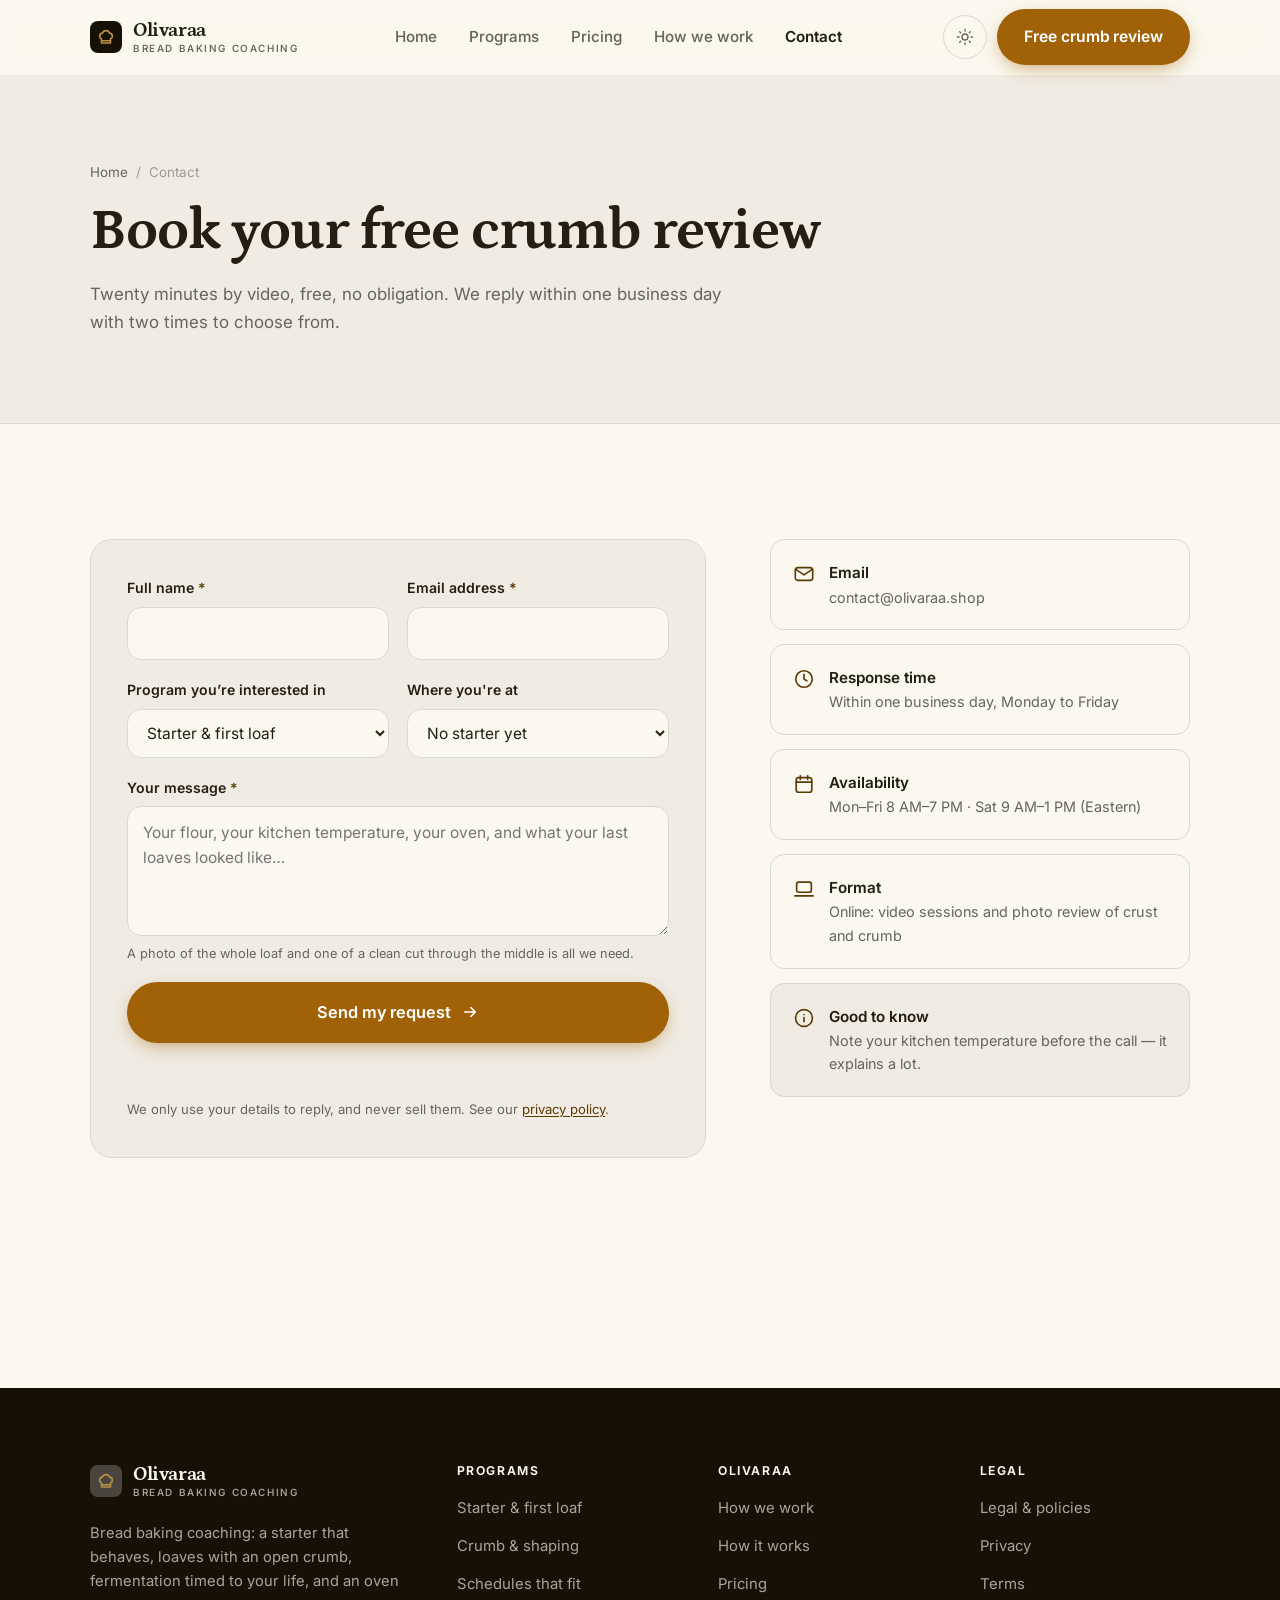
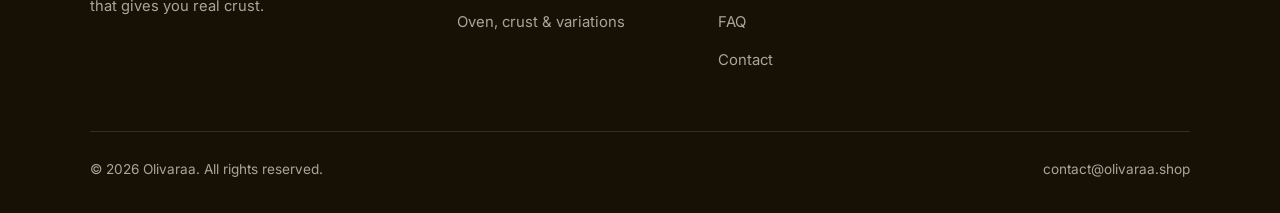
<file: contact.html>
<!DOCTYPE html>
<html lang="en" class="no-js">
<head>
<meta charset="utf-8">
<meta name="viewport" content="width=device-width, initial-scale=1">
<title>Contact — Olivaraa</title>
<meta name="description" content="Book your free 20-minute crumb review. We reply within one business day.">
<link rel="canonical" href="https://olivaraa.shop/contact.html">

<meta property="og:type" content="website">
<meta property="og:url" content="https://olivaraa.shop/contact.html">
<meta property="og:site_name" content="Olivaraa">
<meta property="og:locale" content="en_US">
<meta property="og:title" content="Contact — Olivaraa">
<meta property="og:description" content="Book your free 20-minute crumb review. We reply within one business day.">
<meta name="theme-color" content="#171105">

<link rel="icon" href="assets/img/favicon.svg" type="image/svg+xml">
<link rel="preconnect" href="https://fonts.googleapis.com">
<link rel="preconnect" href="https://fonts.gstatic.com" crossorigin>
<link rel="stylesheet" href="https://fonts.googleapis.com/css2?family=Petrona:wght@400..700&family=Inter:wght@400..700&display=swap">
<link rel="stylesheet" href="assets/css/style.css">

<!-- Thème appliqué avant le premier rendu (évite le flash) -->
<script>
document.documentElement.classList.remove('no-js');
(function(){try{var t=localStorage.getItem('site-theme');if(t){document.documentElement.setAttribute('data-theme',t);}}catch(e){}})();
</script>
</head>

<body>
<a class="skip-link" href="#main">Skip to main content</a>

<header class="site-header">
  <nav class="wrap nav" aria-label="Main navigation">
    <a class="brand" href="index.html">
      <svg class="brand__mark" viewBox="0 0 64 64" aria-hidden="true">
        <rect class="bm-bg" width="64" height="64" rx="16"/>
        <g class="bm-ic" transform="translate(14 14) scale(1.5)" fill="none" stroke-width="2.1" stroke-linecap="round" stroke-linejoin="round"><path d="M6 14.5A4 4 0 0 1 7.3 6.8a5 5 0 0 1 9.4 0A4 4 0 0 1 18 14.5V20H6z"/><path d="M6 17h12"/></g>
      </svg>
      <span>Olivaraa<span class="brand__sub">Bread baking coaching</span></span>
    </a>

    <ul class="nav__links" id="nav-links">
      <li><a href="index.html">Home</a></li>
      <li><a href="programs.html">Programs</a></li>
      <li><a href="index.html#pricing">Pricing</a></li>
      <li><a href="about.html">How we work</a></li>
      <li><a href="contact.html" aria-current="page">Contact</a></li>
      <li><a class="btn btn--primary" href="contact.html">Free crumb review</a></li>
    </ul>

    <div class="nav__cta">
      <button class="theme-toggle" type="button" aria-label="Switch to dark theme">
        <svg class="icon-sun" viewBox="0 0 24 24" fill="none" stroke="currentColor" stroke-width="1.8" stroke-linecap="round" aria-hidden="true"><circle cx="12" cy="12" r="4"/><path d="M12 2v2m0 16v2M2 12h2m16 0h2M4.9 4.9l1.4 1.4m11.4 11.4 1.4 1.4M19.1 4.9l-1.4 1.4M6.3 17.7l-1.4 1.4"/></svg>
        <svg class="icon-moon" viewBox="0 0 24 24" fill="none" stroke="currentColor" stroke-width="1.8" stroke-linecap="round" stroke-linejoin="round" aria-hidden="true"><path d="M21 12.8A9 9 0 1 1 11.2 3a7 7 0 0 0 9.8 9.8z"/></svg>
      </button>
      <a class="btn btn--primary" href="contact.html">Free crumb review</a>
      <button class="nav__toggle" type="button" aria-expanded="false" aria-controls="nav-links" aria-label="Open menu">
        <svg class="icon-open" viewBox="0 0 24 24" fill="none" stroke="currentColor" stroke-width="2" stroke-linecap="round" aria-hidden="true"><path d="M3 6h18M3 12h18M3 18h18"/></svg>
        <svg class="icon-close" viewBox="0 0 24 24" fill="none" stroke="currentColor" stroke-width="2" stroke-linecap="round" aria-hidden="true"><path d="M6 6l12 12M18 6L6 18"/></svg>
      </button>
    </div>
  </nav>
</header>

<main id="main">

<section class="page-head">
  <div class="wrap">
    <nav class="breadcrumb" aria-label="Breadcrumb">
      <a href="index.html">Home</a><span>/</span><span aria-current="page">Contact</span>
    </nav>
    <h1>Book your free crumb review</h1>
    <p>Twenty minutes by video, free, no obligation. We reply within one business day with two times to choose from.</p>
  </div>
</section>

<section class="section wrap">
  <div class="form-layout">

    <!--
      FORM: the action attribute holds a placeholder id. Create a free form at
      https://formspree.io and replace VOTRE_ID_FORMSPREE. Until then, the button
      opens the visitor's email app with a pre-filled message to contact@olivaraa.shop.
    -->
    <form class="form" id="contact-form" action="https://formspree.io/f/VOTRE_ID_FORMSPREE" method="POST"
          data-email="contact@olivaraa.shop" data-subject="Crumb review request"
          data-msg-mail="Your email app will open with the message ready to send." data-msg-sending="Sending…"
          data-msg-ok="Thanks! Your message is on its way. We reply within one business day." data-msg-err="Sending failed. Please email us directly at">
      <div class="form__row">
        <div class="field">
          <label for="nom">Full name <span class="req" aria-hidden="true">*</span></label>
          <input type="text" id="nom" name="nom" autocomplete="name" required>
        </div>
        <div class="field">
          <label for="email">Email address <span class="req" aria-hidden="true">*</span></label>
          <input type="email" id="email" name="email" autocomplete="email" required>
        </div>
      </div>

      <div class="form__row">
        <div class="field">
          <label for="programme">Program you’re interested in</label>
          <select id="programme" name="programme">
            <option>Starter &amp; first loaf</option>
            <option>Crumb &amp; shaping</option>
            <option>Schedules that fit</option>
            <option>Oven, crust &amp; variations</option>
            <option>Not sure yet</option>
          </select>
        </div>
        <div class="field">
          <label for="niveau">Where you're at</label>
          <select id="niveau" name="niveau">
            <option>No starter yet</option>
            <option>Starter, no good loaf</option>
            <option>Decent loaves, want better</option>
            <option>High hydration and whole grain</option>
          </select>
        </div>
      </div>

      <div class="field">
        <label for="message">Your message <span class="req" aria-hidden="true">*</span></label>
        <textarea id="message" name="message" required placeholder="Your flour, your kitchen temperature, your oven, and what your last loaves looked like…"></textarea>
        <span class="field__hint">A photo of the whole loaf and one of a clean cut through the middle is all we need.</span>
      </div>

      <!-- Bot trap: hidden from humans -->
      <div class="visually-hidden" aria-hidden="true">
        <label for="site-web">Leave this field empty</label>
        <input type="text" id="site-web" name="_gotcha" tabindex="-1" autocomplete="off">
      </div>

      <button class="btn btn--primary btn--lg" type="submit">Send my request <svg viewBox="0 0 24 24" fill="none" stroke="currentColor" stroke-width="2.2" stroke-linecap="round" stroke-linejoin="round" aria-hidden="true"><path d="M5 12h14M13 6l6 6-6 6"/></svg></button>

      <p id="form-status" class="form__status" role="status" aria-live="polite"></p>

      <p class="form__note">
        We only use your details to reply, and never sell them. See our <a href="legal.html#privacy">privacy policy</a>.
      </p>
    </form>

    <aside class="contact-aside">
      <div class="contact-card">
        <svg viewBox="0 0 24 24" fill="none" stroke="currentColor" stroke-width="1.8" stroke-linecap="round" stroke-linejoin="round" aria-hidden="true"><rect x="2.5" y="5" width="19" height="14" rx="3"/><path d="M3 7l9 6 9-6"/></svg>
        <div><b>Email</b><a href="mailto:contact@olivaraa.shop">contact@olivaraa.shop</a></div>
      </div>
      <div class="contact-card">
        <svg viewBox="0 0 24 24" fill="none" stroke="currentColor" stroke-width="1.8" stroke-linecap="round" stroke-linejoin="round" aria-hidden="true"><circle cx="12" cy="12" r="9"/><path d="M12 7v5l3.2 2"/></svg>
        <div><b>Response time</b><span>Within one business day, Monday to Friday</span></div>
      </div>
      <div class="contact-card">
        <svg viewBox="0 0 24 24" fill="none" stroke="currentColor" stroke-width="1.8" stroke-linecap="round" stroke-linejoin="round" aria-hidden="true"><rect x="3.5" y="5" width="17" height="16" rx="2.5"/><path d="M8 3v4M16 3v4M3.5 10h17"/></svg>
        <div><b>Availability</b><span>Mon–Fri 8 AM–7 PM · Sat 9 AM–1 PM (Eastern)</span></div>
      </div>
      <div class="contact-card">
        <svg viewBox="0 0 24 24" fill="none" stroke="currentColor" stroke-width="1.8" stroke-linecap="round" stroke-linejoin="round" aria-hidden="true"><rect x="4" y="4.5" width="16" height="11" rx="2"/><path d="M2 19.5h20"/></svg>
        <div><b>Format</b><span>Online: video sessions and photo review of crust and crumb</span></div>
      </div>
      <div class="contact-card contact-card--soft">
        <svg viewBox="0 0 24 24" fill="none" stroke="currentColor" stroke-width="1.8" stroke-linecap="round" stroke-linejoin="round" aria-hidden="true"><circle cx="12" cy="12" r="9.2"/><path d="M12 16v-4.5M12 8.2v.1"/></svg>
        <div><b>Good to know</b><span>Note your kitchen temperature before the call — it explains a lot.</span></div>
      </div>
    </aside>

  </div>
</section>

</main>

<footer class="site-footer">
  <div class="wrap">
    <div class="footer__grid">
      <div class="footer__brand">
        <a class="brand" href="index.html">
          <svg class="brand__mark" viewBox="0 0 64 64" aria-hidden="true">
        <rect class="bm-bg" width="64" height="64" rx="16"/>
        <g class="bm-ic" transform="translate(14 14) scale(1.5)" fill="none" stroke-width="2.1" stroke-linecap="round" stroke-linejoin="round"><path d="M6 14.5A4 4 0 0 1 7.3 6.8a5 5 0 0 1 9.4 0A4 4 0 0 1 18 14.5V20H6z"/><path d="M6 17h12"/></g>
      </svg>
          <span>Olivaraa<span class="brand__sub">Bread baking coaching</span></span>
        </a>
        <p>Bread baking coaching: a starter that behaves, loaves with an open crumb, fermentation timed to your life, and an oven that gives you real crust.</p>
      </div>

      <div class="footer__col">
        <h4>Programs</h4>
        <ul>
          <li><a href="programs.html#starter">Starter &amp; first loaf</a></li>
          <li><a href="programs.html#crumb">Crumb &amp; shaping</a></li>
          <li><a href="programs.html#schedule">Schedules that fit</a></li>
          <li><a href="programs.html#oven">Oven, crust &amp; variations</a></li>
        </ul>
      </div>

      <div class="footer__col">
        <h4>Olivaraa</h4>
        <ul>
          <li><a href="about.html">How we work</a></li>
          <li><a href="index.html#how-it-works">How it works</a></li>
          <li><a href="index.html#pricing">Pricing</a></li>
          <li><a href="index.html#faq">FAQ</a></li>
          <li><a href="contact.html">Contact</a></li>
        </ul>
      </div>

      <div class="footer__col">
        <h4>Legal</h4>
        <ul>
          <li><a href="legal.html">Legal &amp; policies</a></li>
          <li><a href="legal.html#privacy">Privacy</a></li>
          <li><a href="legal.html#terms">Terms</a></li>
        </ul>
      </div>
    </div>

    <div class="footer__bottom">
      <p>© <span data-year>2026</span> Olivaraa. All rights reserved.</p>
      <p><a href="mailto:contact@olivaraa.shop">contact@olivaraa.shop</a></p>
    </div>
  </div>
</footer>

<script src="assets/js/main.js" defer></script>
</body>
</html>
</file>
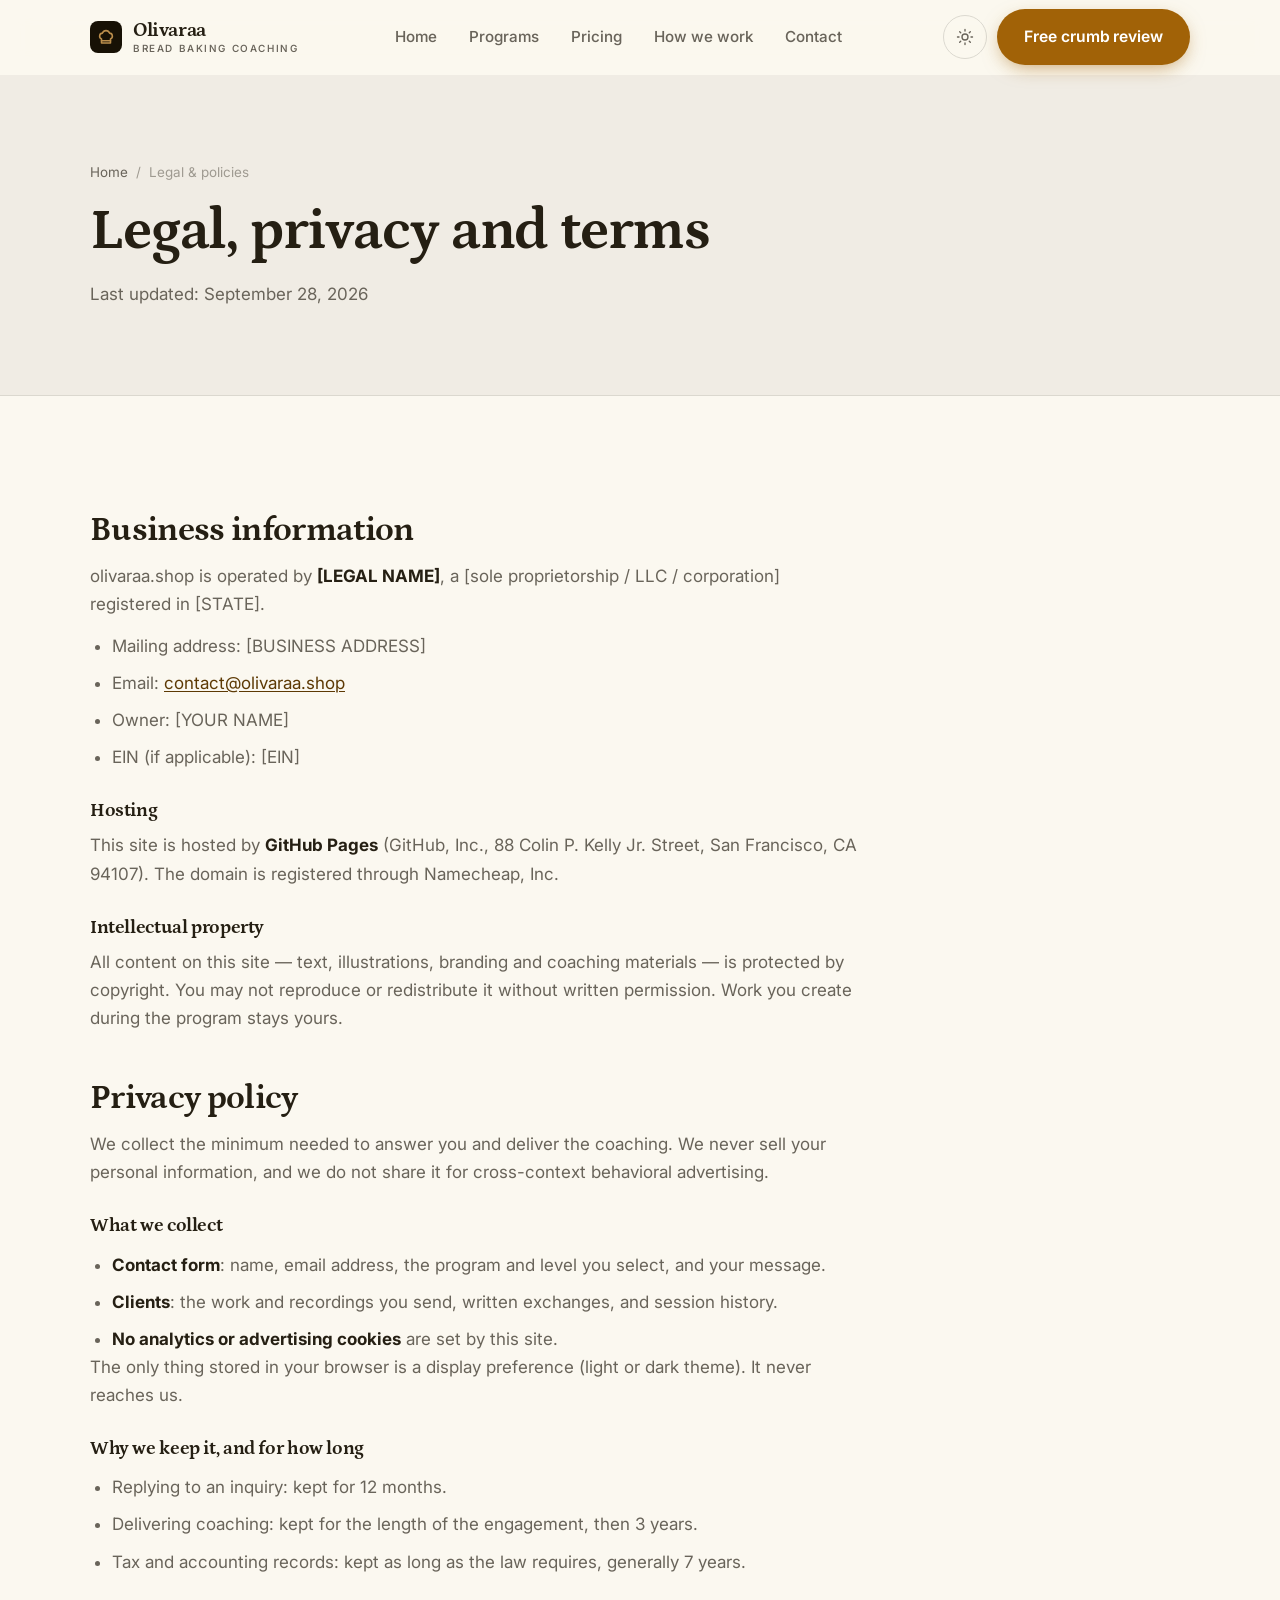
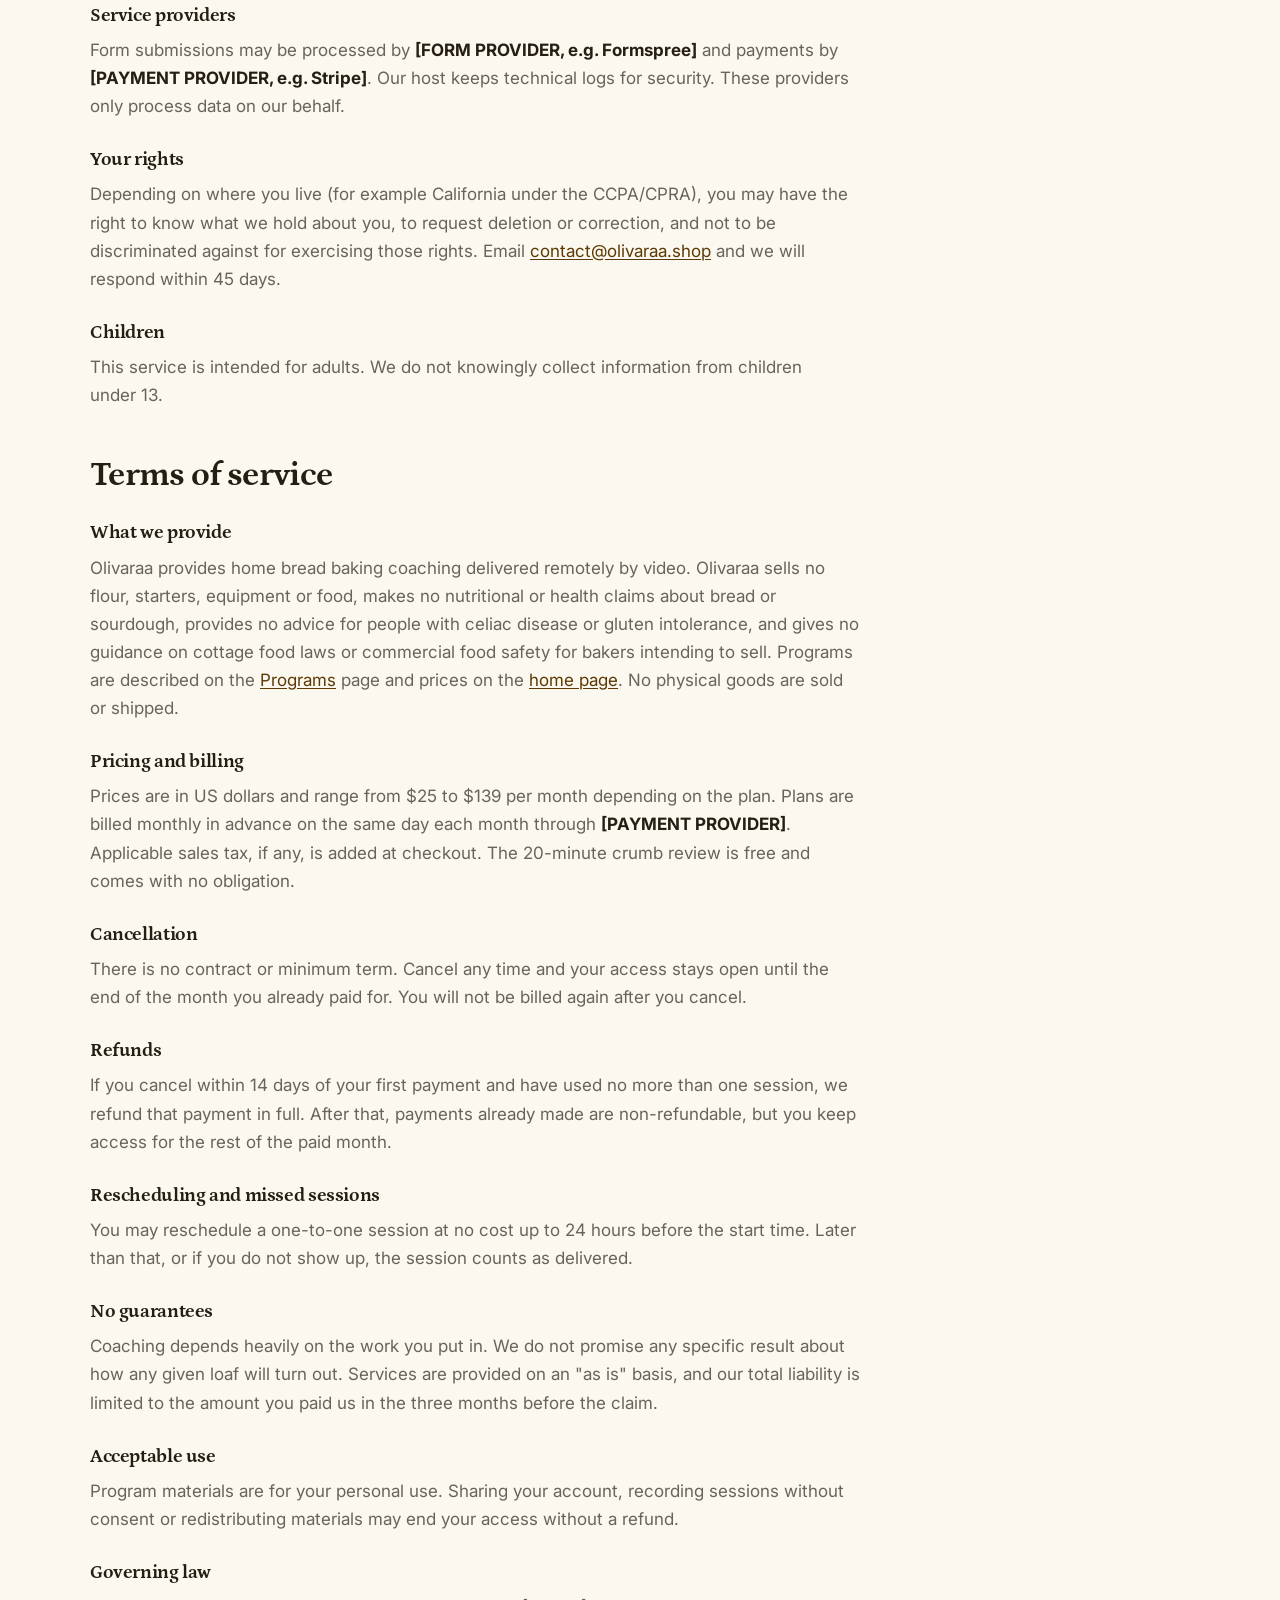
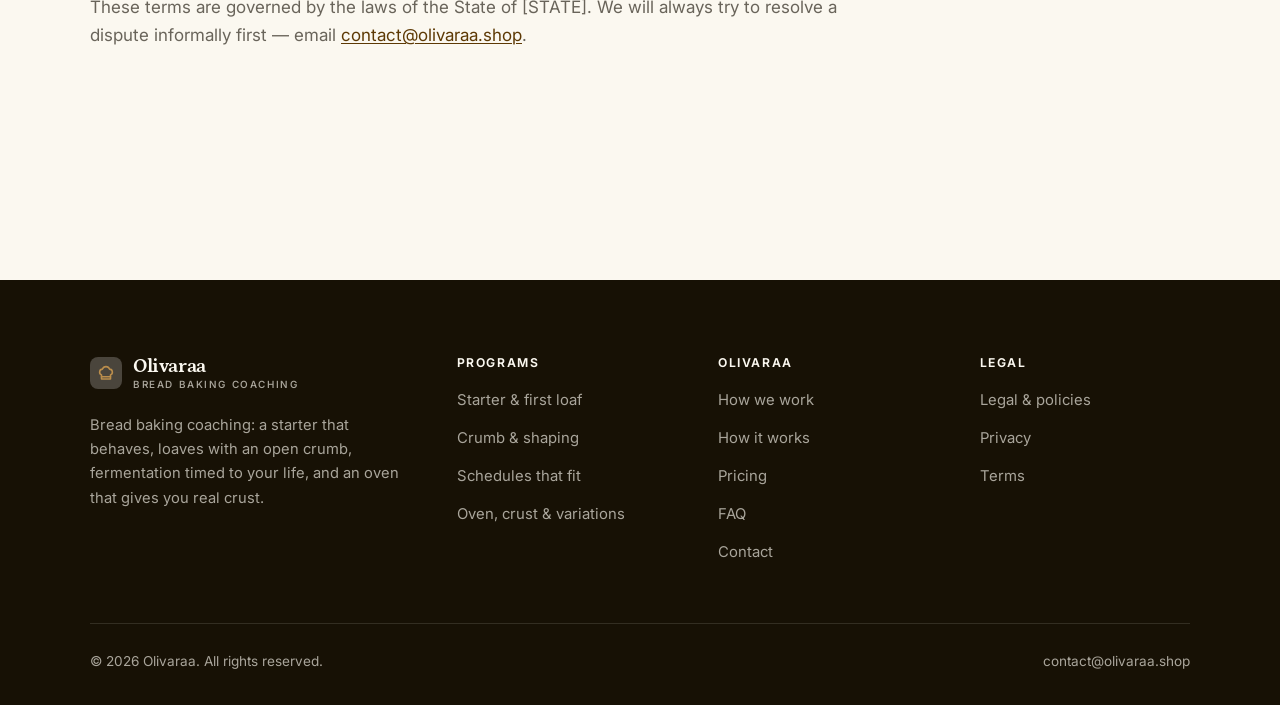
<file: legal.html>
<!DOCTYPE html>
<html lang="en" class="no-js">
<head>
<meta charset="utf-8">
<meta name="viewport" content="width=device-width, initial-scale=1">
<title>Legal, privacy and terms — Olivaraa</title>
<meta name="description" content="Business information, privacy policy and terms of service for Olivaraa.">
<meta name="robots" content="noindex">

<meta property="og:type" content="website">
<meta property="og:url" content="https://olivaraa.shop/legal.html">
<meta property="og:site_name" content="Olivaraa">
<meta property="og:locale" content="en_US">
<meta property="og:title" content="Legal, privacy and terms — Olivaraa">
<meta property="og:description" content="Business information, privacy policy and terms of service for Olivaraa.">
<meta name="theme-color" content="#171105">

<link rel="icon" href="assets/img/favicon.svg" type="image/svg+xml">
<link rel="preconnect" href="https://fonts.googleapis.com">
<link rel="preconnect" href="https://fonts.gstatic.com" crossorigin>
<link rel="stylesheet" href="https://fonts.googleapis.com/css2?family=Petrona:wght@400..700&family=Inter:wght@400..700&display=swap">
<link rel="stylesheet" href="assets/css/style.css">

<!-- Thème appliqué avant le premier rendu (évite le flash) -->
<script>
document.documentElement.classList.remove('no-js');
(function(){try{var t=localStorage.getItem('site-theme');if(t){document.documentElement.setAttribute('data-theme',t);}}catch(e){}})();
</script>
</head>

<body>
<a class="skip-link" href="#main">Skip to main content</a>

<header class="site-header">
  <nav class="wrap nav" aria-label="Main navigation">
    <a class="brand" href="index.html">
      <svg class="brand__mark" viewBox="0 0 64 64" aria-hidden="true">
        <rect class="bm-bg" width="64" height="64" rx="16"/>
        <g class="bm-ic" transform="translate(14 14) scale(1.5)" fill="none" stroke-width="2.1" stroke-linecap="round" stroke-linejoin="round"><path d="M6 14.5A4 4 0 0 1 7.3 6.8a5 5 0 0 1 9.4 0A4 4 0 0 1 18 14.5V20H6z"/><path d="M6 17h12"/></g>
      </svg>
      <span>Olivaraa<span class="brand__sub">Bread baking coaching</span></span>
    </a>

    <ul class="nav__links" id="nav-links">
      <li><a href="index.html">Home</a></li>
      <li><a href="programs.html">Programs</a></li>
      <li><a href="index.html#pricing">Pricing</a></li>
      <li><a href="about.html">How we work</a></li>
      <li><a href="contact.html">Contact</a></li>
      <li><a class="btn btn--primary" href="contact.html">Free crumb review</a></li>
    </ul>

    <div class="nav__cta">
      <button class="theme-toggle" type="button" aria-label="Switch to dark theme">
        <svg class="icon-sun" viewBox="0 0 24 24" fill="none" stroke="currentColor" stroke-width="1.8" stroke-linecap="round" aria-hidden="true"><circle cx="12" cy="12" r="4"/><path d="M12 2v2m0 16v2M2 12h2m16 0h2M4.9 4.9l1.4 1.4m11.4 11.4 1.4 1.4M19.1 4.9l-1.4 1.4M6.3 17.7l-1.4 1.4"/></svg>
        <svg class="icon-moon" viewBox="0 0 24 24" fill="none" stroke="currentColor" stroke-width="1.8" stroke-linecap="round" stroke-linejoin="round" aria-hidden="true"><path d="M21 12.8A9 9 0 1 1 11.2 3a7 7 0 0 0 9.8 9.8z"/></svg>
      </button>
      <a class="btn btn--primary" href="contact.html">Free crumb review</a>
      <button class="nav__toggle" type="button" aria-expanded="false" aria-controls="nav-links" aria-label="Open menu">
        <svg class="icon-open" viewBox="0 0 24 24" fill="none" stroke="currentColor" stroke-width="2" stroke-linecap="round" aria-hidden="true"><path d="M3 6h18M3 12h18M3 18h18"/></svg>
        <svg class="icon-close" viewBox="0 0 24 24" fill="none" stroke="currentColor" stroke-width="2" stroke-linecap="round" aria-hidden="true"><path d="M6 6l12 12M18 6L6 18"/></svg>
      </button>
    </div>
  </nav>
</header>

<main id="main">

<section class="page-head">
  <div class="wrap">
    <nav class="breadcrumb" aria-label="Breadcrumb">
      <a href="index.html">Home</a><span>/</span><span aria-current="page">Legal &amp; policies</span>
    </nav>
    <h1>Legal, privacy and terms</h1>
    <p>Last updated: <time datetime="2026-09-28">September 28, 2026</time></p>
  </div>
</section>

<section class="section wrap">
  <div class="prose">

    <!--
      TO DO: this is a skeleton, not legal advice. Replace every [BRACKET] with
      your real details before selling, and have a lawyer review it if you can.
      Consumer protection rules differ by state.
    -->

    <h2 id="business">Business information</h2>
    <p>
      olivaraa.shop is operated by <strong>[LEGAL NAME]</strong>, a [sole proprietorship / LLC / corporation]
      registered in [STATE].
    </p>
    <ul>
      <li>Mailing address: [BUSINESS ADDRESS]</li>
      <li>Email: <a href="mailto:contact@olivaraa.shop">contact@olivaraa.shop</a></li>
      <li>Owner: [YOUR NAME]</li>
      <li>EIN (if applicable): [EIN]</li>
    </ul>

    <h3>Hosting</h3>
    <p>
      This site is hosted by <strong>GitHub Pages</strong> (GitHub, Inc., 88 Colin P. Kelly Jr. Street,
      San Francisco, CA 94107). The domain is registered through Namecheap, Inc.
    </p>

    <h3>Intellectual property</h3>
    <p>
      All content on this site — text, illustrations, branding and coaching materials — is protected by
      copyright. You may not reproduce or redistribute it without written permission. Work you create during
      the program stays yours.
    </p>

    <h2 id="privacy">Privacy policy</h2>
    <p>
      We collect the minimum needed to answer you and deliver the coaching. We never sell your personal
      information, and we do not share it for cross-context behavioral advertising.
    </p>
    <h3>What we collect</h3>
    <ul>
      <li><strong>Contact form</strong>: name, email address, the program and level you select, and your message.</li>
      <li><strong>Clients</strong>: the work and recordings you send, written exchanges, and session history.</li>
      <li><strong>No analytics or advertising cookies</strong> are set by this site.</li>
    </ul>
    <p>
      The only thing stored in your browser is a display preference (light or dark theme). It never reaches us.
    </p>
    <h3>Why we keep it, and for how long</h3>
    <ul>
      <li>Replying to an inquiry: kept for 12 months.</li>
      <li>Delivering coaching: kept for the length of the engagement, then 3 years.</li>
      <li>Tax and accounting records: kept as long as the law requires, generally 7 years.</li>
    </ul>
    <h3>Service providers</h3>
    <p>
      Form submissions may be processed by <strong>[FORM PROVIDER, e.g. Formspree]</strong> and payments by
      <strong>[PAYMENT PROVIDER, e.g. Stripe]</strong>. Our host keeps technical logs for security. These
      providers only process data on our behalf.
    </p>
    <h3>Your rights</h3>
    <p>
      Depending on where you live (for example California under the CCPA/CPRA), you may have the right to
      know what we hold about you, to request deletion or correction, and not to be discriminated against for
      exercising those rights. Email <a href="mailto:contact@olivaraa.shop">contact@olivaraa.shop</a> and we will respond within 45 days.
    </p>
    <h3>Children</h3>
    <p>
      This service is intended for adults. We do not knowingly collect information from children under 13.
    </p>

    <h2 id="terms">Terms of service</h2>
    <h3>What we provide</h3>
    <p>
      Olivaraa provides home bread baking coaching delivered remotely by video. Olivaraa sells no flour, starters, equipment or food, makes no nutritional or health claims about bread or sourdough, provides no advice for people with celiac disease or gluten intolerance, and gives no guidance on cottage food laws or commercial food safety for bakers intending to sell. Programs are described on the
      <a href="programs.html">Programs</a> page and prices on the <a href="index.html#pricing">home page</a>.
      No physical goods are sold or shipped.
    </p>
    <h3>Pricing and billing</h3>
    <p>
      Prices are in US dollars and range from $25 to $139 per month
      depending on the plan. Plans are billed monthly in advance on the same day each month through
      <strong>[PAYMENT PROVIDER]</strong>. Applicable sales tax, if any, is added at checkout.
      The 20-minute crumb review is free and comes with no obligation.
    </p>
    <h3>Cancellation</h3>
    <p>
      There is no contract or minimum term. Cancel any time and your access stays open until the end of the
      month you already paid for. You will not be billed again after you cancel.
    </p>
    <h3>Refunds</h3>
    <p>
      If you cancel within 14 days of your first payment and have used no more than one session, we refund
      that payment in full. After that, payments already made are non-refundable, but you keep access for the
      rest of the paid month.
    </p>
    <h3>Rescheduling and missed sessions</h3>
    <p>
      You may reschedule a one-to-one session at no cost up to 24 hours before the start time. Later than
      that, or if you do not show up, the session counts as delivered.
    </p>
    <h3>No guarantees</h3>
    <p>
      Coaching depends heavily on the work you put in. We do not promise any specific result
      about how any given loaf will turn out. Services are provided on an "as is" basis, and our total
      liability is limited to the amount you paid us in the three months before the claim.
    </p>
    <h3>Acceptable use</h3>
    <p>
      Program materials are for your personal use. Sharing your account, recording sessions without consent
      or redistributing materials may end your access without a refund.
    </p>
    <h3>Governing law</h3>
    <p>
      These terms are governed by the laws of the State of [STATE]. We will always try to resolve a dispute
      informally first — email <a href="mailto:contact@olivaraa.shop">contact@olivaraa.shop</a>.
    </p>

  </div>
</section>

</main>

<footer class="site-footer">
  <div class="wrap">
    <div class="footer__grid">
      <div class="footer__brand">
        <a class="brand" href="index.html">
          <svg class="brand__mark" viewBox="0 0 64 64" aria-hidden="true">
        <rect class="bm-bg" width="64" height="64" rx="16"/>
        <g class="bm-ic" transform="translate(14 14) scale(1.5)" fill="none" stroke-width="2.1" stroke-linecap="round" stroke-linejoin="round"><path d="M6 14.5A4 4 0 0 1 7.3 6.8a5 5 0 0 1 9.4 0A4 4 0 0 1 18 14.5V20H6z"/><path d="M6 17h12"/></g>
      </svg>
          <span>Olivaraa<span class="brand__sub">Bread baking coaching</span></span>
        </a>
        <p>Bread baking coaching: a starter that behaves, loaves with an open crumb, fermentation timed to your life, and an oven that gives you real crust.</p>
      </div>

      <div class="footer__col">
        <h4>Programs</h4>
        <ul>
          <li><a href="programs.html#starter">Starter &amp; first loaf</a></li>
          <li><a href="programs.html#crumb">Crumb &amp; shaping</a></li>
          <li><a href="programs.html#schedule">Schedules that fit</a></li>
          <li><a href="programs.html#oven">Oven, crust &amp; variations</a></li>
        </ul>
      </div>

      <div class="footer__col">
        <h4>Olivaraa</h4>
        <ul>
          <li><a href="about.html">How we work</a></li>
          <li><a href="index.html#how-it-works">How it works</a></li>
          <li><a href="index.html#pricing">Pricing</a></li>
          <li><a href="index.html#faq">FAQ</a></li>
          <li><a href="contact.html">Contact</a></li>
        </ul>
      </div>

      <div class="footer__col">
        <h4>Legal</h4>
        <ul>
          <li><a href="legal.html">Legal &amp; policies</a></li>
          <li><a href="legal.html#privacy">Privacy</a></li>
          <li><a href="legal.html#terms">Terms</a></li>
        </ul>
      </div>
    </div>

    <div class="footer__bottom">
      <p>© <span data-year>2026</span> Olivaraa. All rights reserved.</p>
      <p><a href="mailto:contact@olivaraa.shop">contact@olivaraa.shop</a></p>
    </div>
  </div>
</footer>

<script src="assets/js/main.js" defer></script>
</body>
</html>
</file>
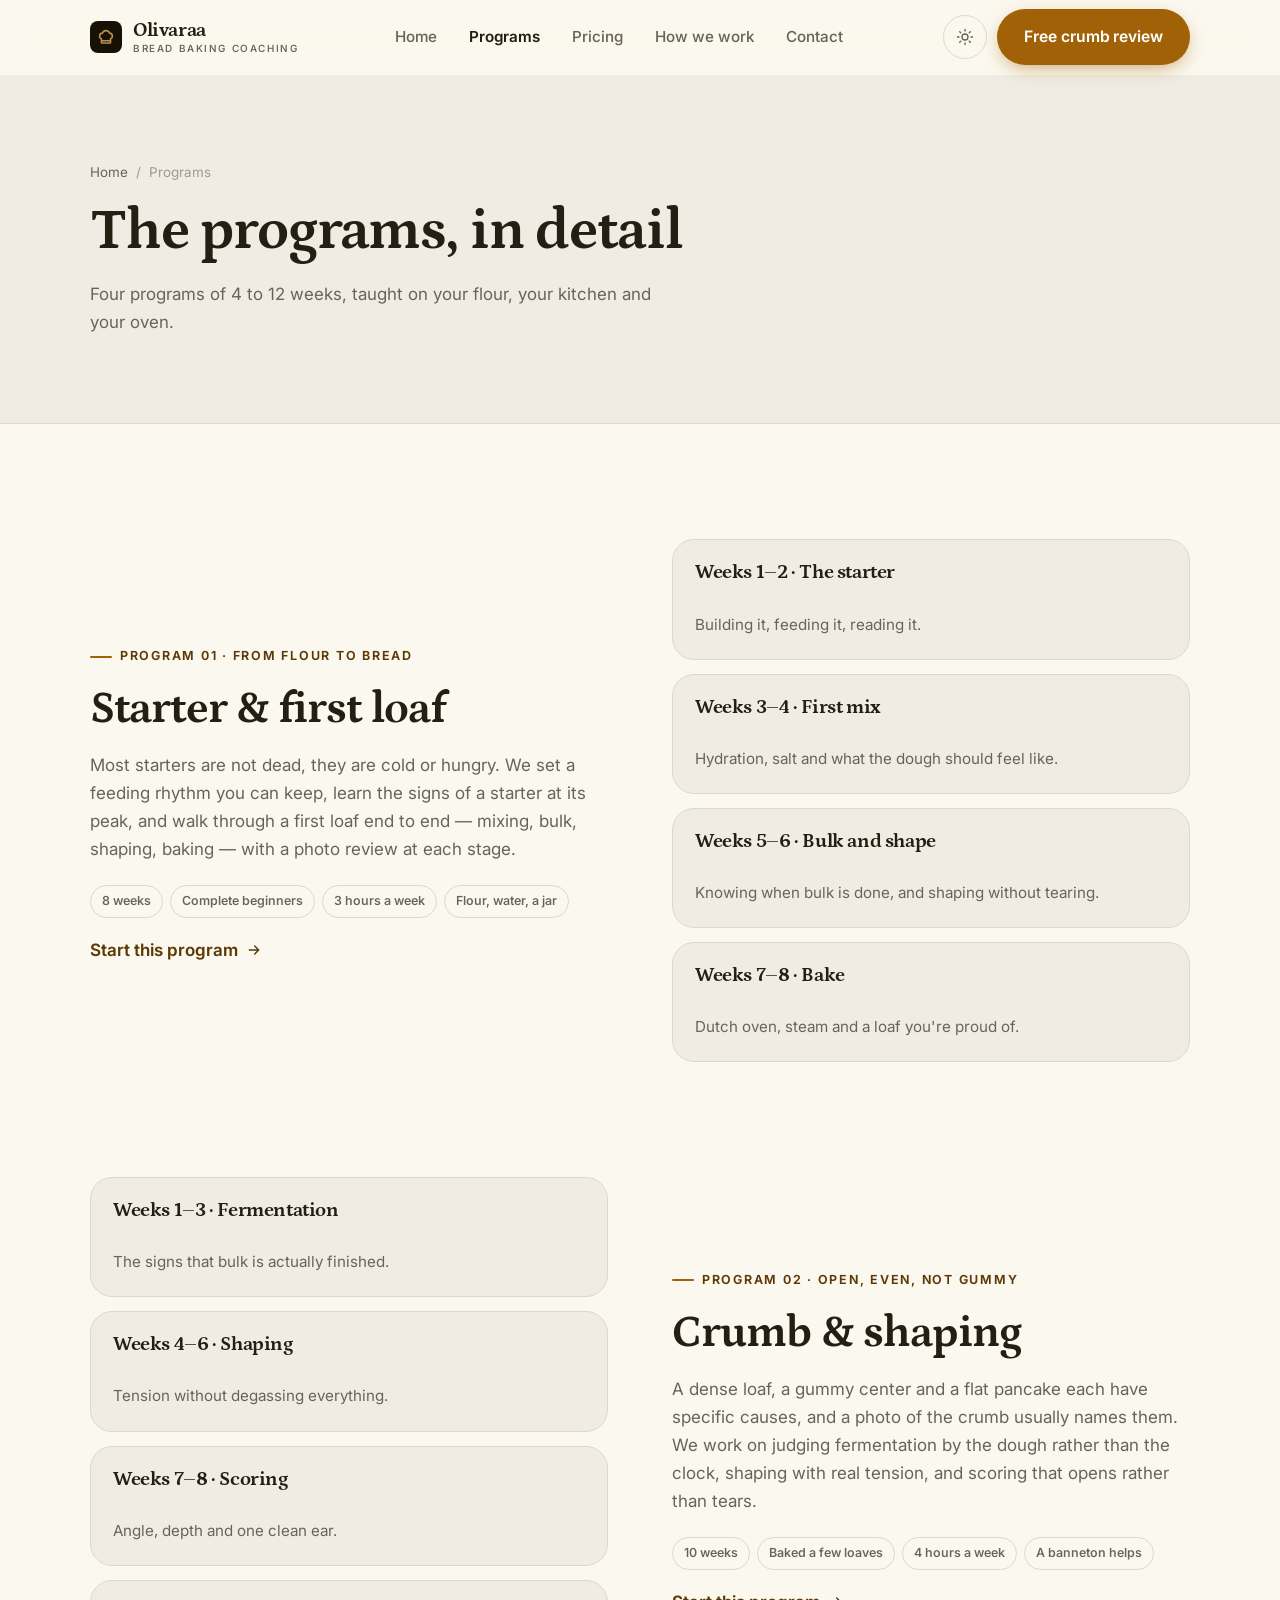
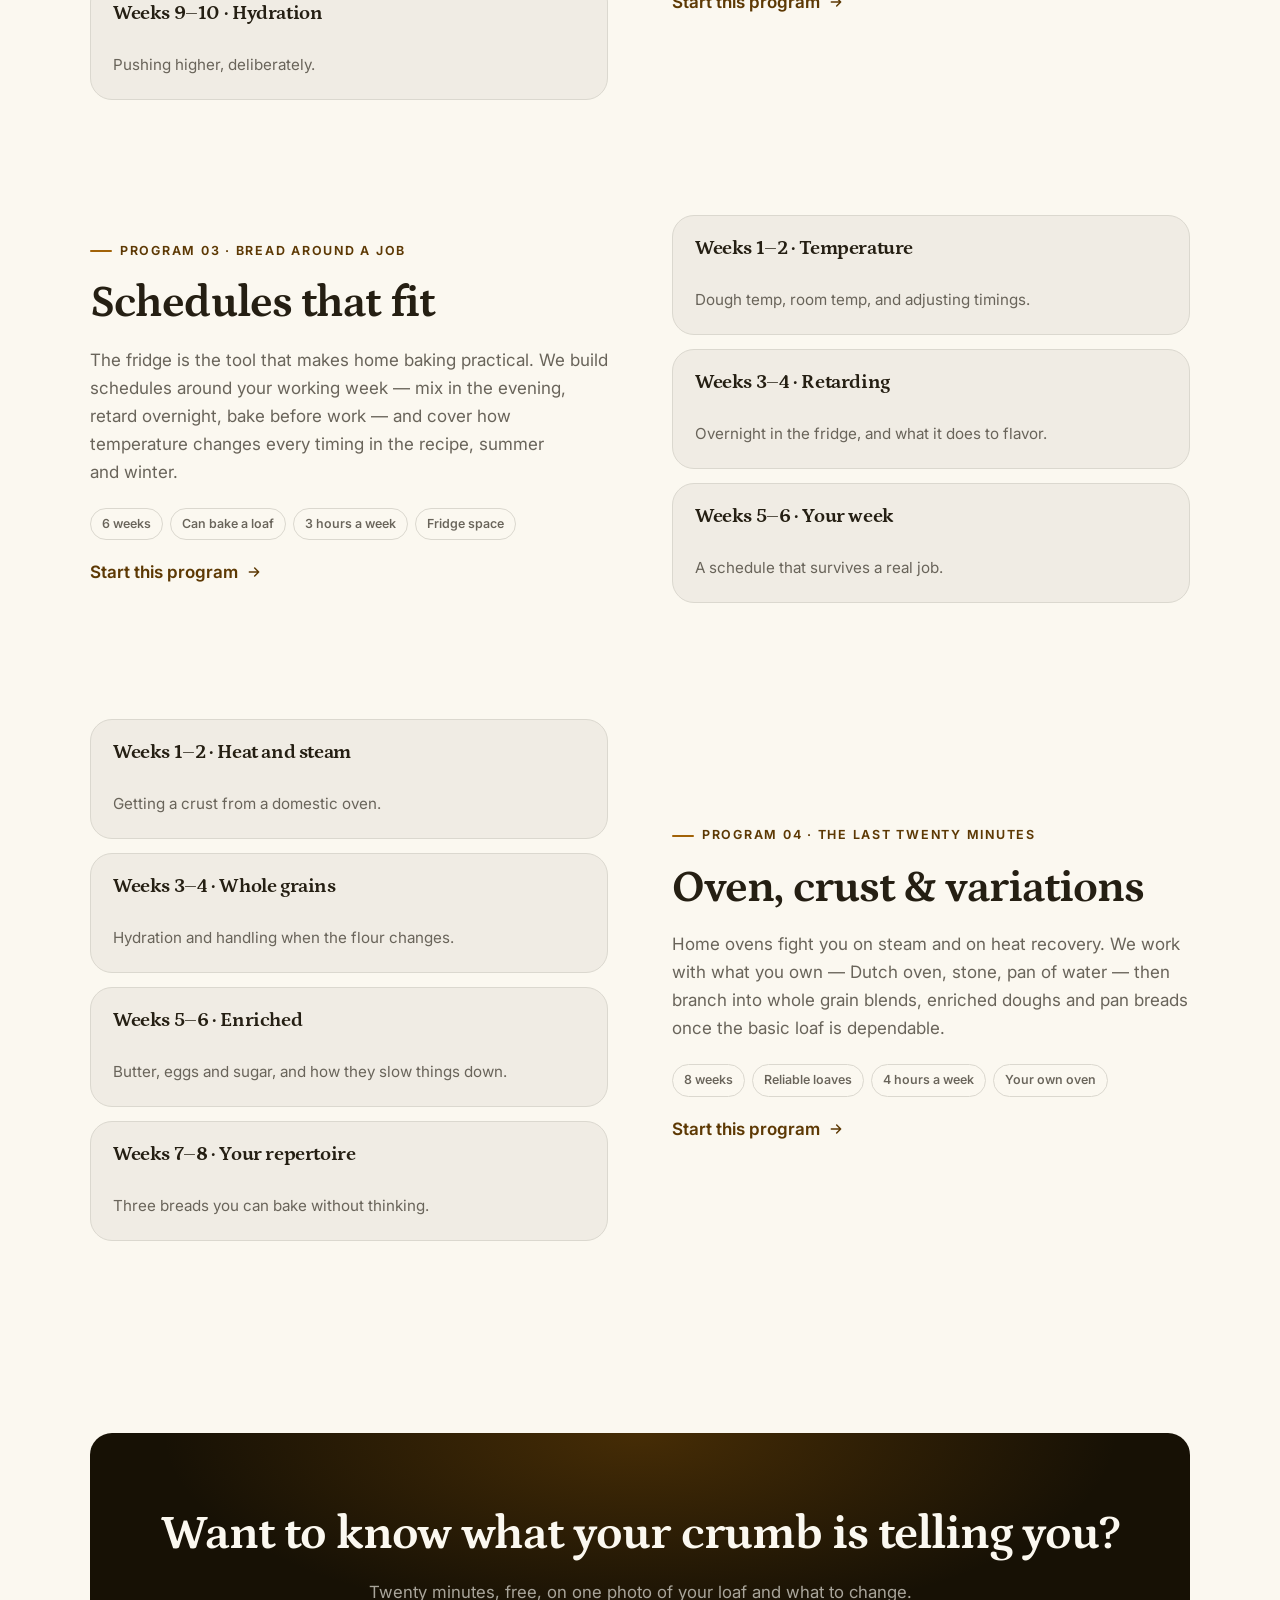
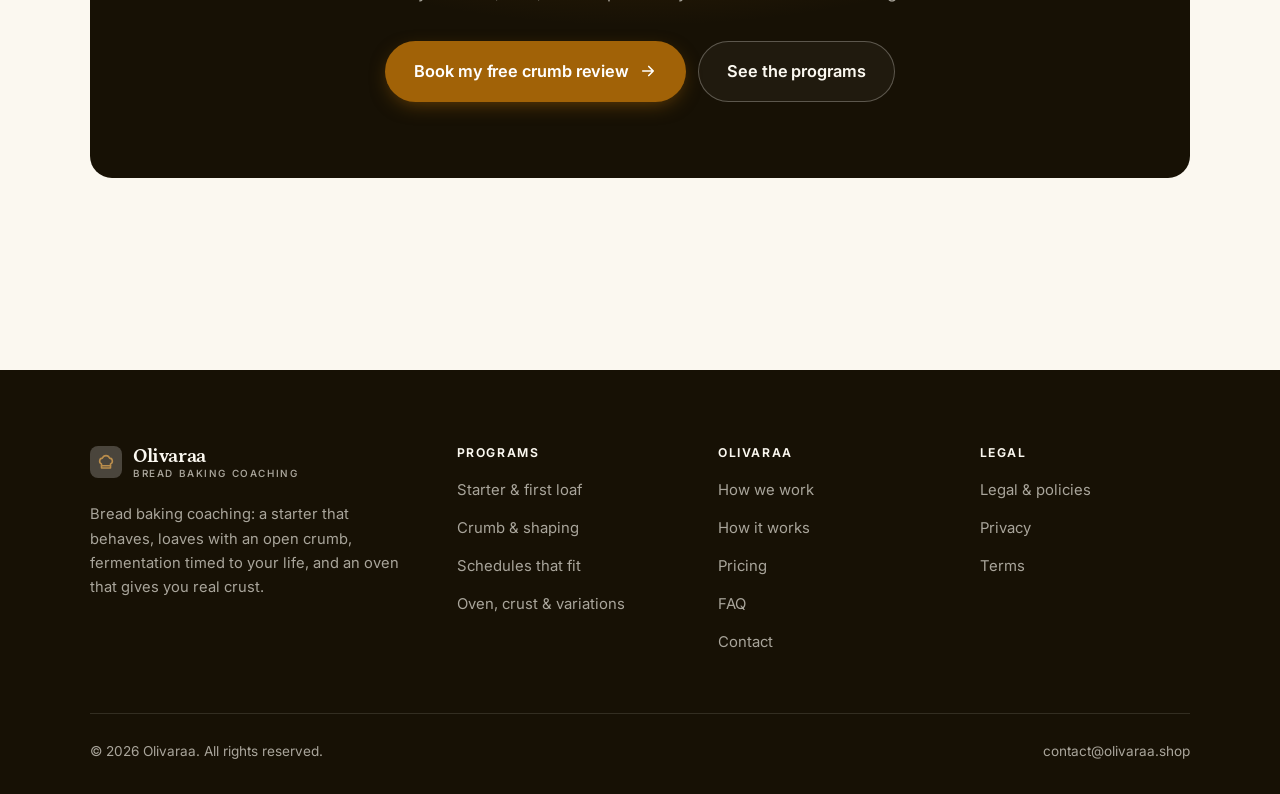
<file: programs.html>
<!DOCTYPE html>
<html lang="en" class="no-js">
<head>
<meta charset="utf-8">
<meta name="viewport" content="width=device-width, initial-scale=1">
<title>Programs — Olivaraa</title>
<meta name="description" content="Bread baking coaching programs: starter and first loaf, crumb and shaping, fermentation schedules, oven and variations.">
<link rel="canonical" href="https://olivaraa.shop/programs.html">

<meta property="og:type" content="website">
<meta property="og:url" content="https://olivaraa.shop/programs.html">
<meta property="og:site_name" content="Olivaraa">
<meta property="og:locale" content="en_US">
<meta property="og:title" content="Programs — Olivaraa">
<meta property="og:description" content="Bread baking coaching programs: starter and first loaf, crumb and shaping, fermentation schedules, oven and variations.">
<meta name="theme-color" content="#171105">

<link rel="icon" href="assets/img/favicon.svg" type="image/svg+xml">
<link rel="preconnect" href="https://fonts.googleapis.com">
<link rel="preconnect" href="https://fonts.gstatic.com" crossorigin>
<link rel="stylesheet" href="https://fonts.googleapis.com/css2?family=Petrona:wght@400..700&family=Inter:wght@400..700&display=swap">
<link rel="stylesheet" href="assets/css/style.css">

<!-- Thème appliqué avant le premier rendu (évite le flash) -->
<script>
document.documentElement.classList.remove('no-js');
(function(){try{var t=localStorage.getItem('site-theme');if(t){document.documentElement.setAttribute('data-theme',t);}}catch(e){}})();
</script>
</head>

<body>
<a class="skip-link" href="#main">Skip to main content</a>

<header class="site-header">
  <nav class="wrap nav" aria-label="Main navigation">
    <a class="brand" href="index.html">
      <svg class="brand__mark" viewBox="0 0 64 64" aria-hidden="true">
        <rect class="bm-bg" width="64" height="64" rx="16"/>
        <g class="bm-ic" transform="translate(14 14) scale(1.5)" fill="none" stroke-width="2.1" stroke-linecap="round" stroke-linejoin="round"><path d="M6 14.5A4 4 0 0 1 7.3 6.8a5 5 0 0 1 9.4 0A4 4 0 0 1 18 14.5V20H6z"/><path d="M6 17h12"/></g>
      </svg>
      <span>Olivaraa<span class="brand__sub">Bread baking coaching</span></span>
    </a>

    <ul class="nav__links" id="nav-links">
      <li><a href="index.html">Home</a></li>
      <li><a href="programs.html" aria-current="page">Programs</a></li>
      <li><a href="index.html#pricing">Pricing</a></li>
      <li><a href="about.html">How we work</a></li>
      <li><a href="contact.html">Contact</a></li>
      <li><a class="btn btn--primary" href="contact.html">Free crumb review</a></li>
    </ul>

    <div class="nav__cta">
      <button class="theme-toggle" type="button" aria-label="Switch to dark theme">
        <svg class="icon-sun" viewBox="0 0 24 24" fill="none" stroke="currentColor" stroke-width="1.8" stroke-linecap="round" aria-hidden="true"><circle cx="12" cy="12" r="4"/><path d="M12 2v2m0 16v2M2 12h2m16 0h2M4.9 4.9l1.4 1.4m11.4 11.4 1.4 1.4M19.1 4.9l-1.4 1.4M6.3 17.7l-1.4 1.4"/></svg>
        <svg class="icon-moon" viewBox="0 0 24 24" fill="none" stroke="currentColor" stroke-width="1.8" stroke-linecap="round" stroke-linejoin="round" aria-hidden="true"><path d="M21 12.8A9 9 0 1 1 11.2 3a7 7 0 0 0 9.8 9.8z"/></svg>
      </button>
      <a class="btn btn--primary" href="contact.html">Free crumb review</a>
      <button class="nav__toggle" type="button" aria-expanded="false" aria-controls="nav-links" aria-label="Open menu">
        <svg class="icon-open" viewBox="0 0 24 24" fill="none" stroke="currentColor" stroke-width="2" stroke-linecap="round" aria-hidden="true"><path d="M3 6h18M3 12h18M3 18h18"/></svg>
        <svg class="icon-close" viewBox="0 0 24 24" fill="none" stroke="currentColor" stroke-width="2" stroke-linecap="round" aria-hidden="true"><path d="M6 6l12 12M18 6L6 18"/></svg>
      </button>
    </div>
  </nav>
</header>

<main id="main">

<section class="page-head">
  <div class="wrap">
    <nav class="breadcrumb" aria-label="Breadcrumb">
      <a href="index.html">Home</a><span>/</span><span aria-current="page">Programs</span>
    </nav>
    <h1>The programs, in detail</h1>
    <p>Four programs of 4 to 12 weeks, taught on your flour, your kitchen and your oven.</p>
  </div>
</section>

<section class="section wrap" id="starter">
  <div class="split reveal">
    <div>
      <span class="eyebrow">Program 01 · From flour to bread</span>
      <h2>Starter &amp; first loaf</h2>
      <p>Most starters are not dead, they are cold or hungry. We set a feeding rhythm you can keep, learn the signs of a starter at its peak, and walk through a first loaf end to end — mixing, bulk, shaping, baking — with a photo review at each stage.</p>
      <ul class="tags"><li>8 weeks</li><li>Complete beginners</li><li>3 hours a week</li><li>Flour, water, a jar</li></ul>
      <p><a class="arrow-link" href="contact.html">Start this program <svg viewBox="0 0 24 24" fill="none" stroke="currentColor" stroke-width="2.2" stroke-linecap="round" stroke-linejoin="round" aria-hidden="true"><path d="M5 12h14M13 6l6 6-6 6"/></svg></a></p>
    </div>
    <div class="grid grid--2 grid--tight">
      <article class="card card--sm">
        <h3>Weeks 1–2 · The starter</h3>
        <p>Building it, feeding it, reading it.</p>
      </article>
      <article class="card card--sm">
        <h3>Weeks 3–4 · First mix</h3>
        <p>Hydration, salt and what the dough should feel like.</p>
      </article>
      <article class="card card--sm">
        <h3>Weeks 5–6 · Bulk and shape</h3>
        <p>Knowing when bulk is done, and shaping without tearing.</p>
      </article>
      <article class="card card--sm">
        <h3>Weeks 7–8 · Bake</h3>
        <p>Dutch oven, steam and a loaf you're proud of.</p>
      </article>
    </div>
  </div>
</section>

<section class="section section--flush wrap" id="crumb">
  <div class="split reveal">
    <div class="grid grid--2 grid--tight">
      <article class="card card--sm">
        <h3>Weeks 1–3 · Fermentation</h3>
        <p>The signs that bulk is actually finished.</p>
      </article>
      <article class="card card--sm">
        <h3>Weeks 4–6 · Shaping</h3>
        <p>Tension without degassing everything.</p>
      </article>
      <article class="card card--sm">
        <h3>Weeks 7–8 · Scoring</h3>
        <p>Angle, depth and one clean ear.</p>
      </article>
      <article class="card card--sm">
        <h3>Weeks 9–10 · Hydration</h3>
        <p>Pushing higher, deliberately.</p>
      </article>
    </div>
    <div>
      <span class="eyebrow">Program 02 · Open, even, not gummy</span>
      <h2>Crumb &amp; shaping</h2>
      <p>A dense loaf, a gummy center and a flat pancake each have specific causes, and a photo of the crumb usually names them. We work on judging fermentation by the dough rather than the clock, shaping with real tension, and scoring that opens rather than tears.</p>
      <ul class="tags"><li>10 weeks</li><li>Baked a few loaves</li><li>4 hours a week</li><li>A banneton helps</li></ul>
      <p><a class="arrow-link" href="contact.html">Start this program <svg viewBox="0 0 24 24" fill="none" stroke="currentColor" stroke-width="2.2" stroke-linecap="round" stroke-linejoin="round" aria-hidden="true"><path d="M5 12h14M13 6l6 6-6 6"/></svg></a></p>
    </div>
  </div>
</section>

<section class="section section--flush wrap" id="schedule">
  <div class="split reveal">
    <div>
      <span class="eyebrow">Program 03 · Bread around a job</span>
      <h2>Schedules that fit</h2>
      <p>The fridge is the tool that makes home baking practical. We build schedules around your working week — mix in the evening, retard overnight, bake before work — and cover how temperature changes every timing in the recipe, summer and winter.</p>
      <ul class="tags"><li>6 weeks</li><li>Can bake a loaf</li><li>3 hours a week</li><li>Fridge space</li></ul>
      <p><a class="arrow-link" href="contact.html">Start this program <svg viewBox="0 0 24 24" fill="none" stroke="currentColor" stroke-width="2.2" stroke-linecap="round" stroke-linejoin="round" aria-hidden="true"><path d="M5 12h14M13 6l6 6-6 6"/></svg></a></p>
    </div>
    <div class="grid grid--2 grid--tight">
      <article class="card card--sm">
        <h3>Weeks 1–2 · Temperature</h3>
        <p>Dough temp, room temp, and adjusting timings.</p>
      </article>
      <article class="card card--sm">
        <h3>Weeks 3–4 · Retarding</h3>
        <p>Overnight in the fridge, and what it does to flavor.</p>
      </article>
      <article class="card card--sm">
        <h3>Weeks 5–6 · Your week</h3>
        <p>A schedule that survives a real job.</p>
      </article>
    </div>
  </div>
</section>

<section class="section section--flush wrap" id="oven">
  <div class="split reveal">
    <div class="grid grid--2 grid--tight">
      <article class="card card--sm">
        <h3>Weeks 1–2 · Heat and steam</h3>
        <p>Getting a crust from a domestic oven.</p>
      </article>
      <article class="card card--sm">
        <h3>Weeks 3–4 · Whole grains</h3>
        <p>Hydration and handling when the flour changes.</p>
      </article>
      <article class="card card--sm">
        <h3>Weeks 5–6 · Enriched</h3>
        <p>Butter, eggs and sugar, and how they slow things down.</p>
      </article>
      <article class="card card--sm">
        <h3>Weeks 7–8 · Your repertoire</h3>
        <p>Three breads you can bake without thinking.</p>
      </article>
    </div>
    <div>
      <span class="eyebrow">Program 04 · The last twenty minutes</span>
      <h2>Oven, crust &amp; variations</h2>
      <p>Home ovens fight you on steam and on heat recovery. We work with what you own — Dutch oven, stone, pan of water — then branch into whole grain blends, enriched doughs and pan breads once the basic loaf is dependable.</p>
      <ul class="tags"><li>8 weeks</li><li>Reliable loaves</li><li>4 hours a week</li><li>Your own oven</li></ul>
      <p><a class="arrow-link" href="contact.html">Start this program <svg viewBox="0 0 24 24" fill="none" stroke="currentColor" stroke-width="2.2" stroke-linecap="round" stroke-linejoin="round" aria-hidden="true"><path d="M5 12h14M13 6l6 6-6 6"/></svg></a></p>
    </div>
  </div>
</section>

<section class="wrap section--tight">
  <div class="cta-band reveal">
    <h2>Want to know what your crumb is telling you?</h2>
    <p>Twenty minutes, free, on one photo of your loaf and what to change.</p>
    <div class="hero__actions">
      <a class="btn btn--primary btn--lg" href="contact.html">Book my free crumb review <svg viewBox="0 0 24 24" fill="none" stroke="currentColor" stroke-width="2.2" stroke-linecap="round" stroke-linejoin="round" aria-hidden="true"><path d="M5 12h14M13 6l6 6-6 6"/></svg></a>
      <a class="btn btn--on-dark btn--lg" href="programs.html">See the programs</a>
    </div>
  </div>
</section>

</main>

<footer class="site-footer">
  <div class="wrap">
    <div class="footer__grid">
      <div class="footer__brand">
        <a class="brand" href="index.html">
          <svg class="brand__mark" viewBox="0 0 64 64" aria-hidden="true">
        <rect class="bm-bg" width="64" height="64" rx="16"/>
        <g class="bm-ic" transform="translate(14 14) scale(1.5)" fill="none" stroke-width="2.1" stroke-linecap="round" stroke-linejoin="round"><path d="M6 14.5A4 4 0 0 1 7.3 6.8a5 5 0 0 1 9.4 0A4 4 0 0 1 18 14.5V20H6z"/><path d="M6 17h12"/></g>
      </svg>
          <span>Olivaraa<span class="brand__sub">Bread baking coaching</span></span>
        </a>
        <p>Bread baking coaching: a starter that behaves, loaves with an open crumb, fermentation timed to your life, and an oven that gives you real crust.</p>
      </div>

      <div class="footer__col">
        <h4>Programs</h4>
        <ul>
          <li><a href="programs.html#starter">Starter &amp; first loaf</a></li>
          <li><a href="programs.html#crumb">Crumb &amp; shaping</a></li>
          <li><a href="programs.html#schedule">Schedules that fit</a></li>
          <li><a href="programs.html#oven">Oven, crust &amp; variations</a></li>
        </ul>
      </div>

      <div class="footer__col">
        <h4>Olivaraa</h4>
        <ul>
          <li><a href="about.html">How we work</a></li>
          <li><a href="index.html#how-it-works">How it works</a></li>
          <li><a href="index.html#pricing">Pricing</a></li>
          <li><a href="index.html#faq">FAQ</a></li>
          <li><a href="contact.html">Contact</a></li>
        </ul>
      </div>

      <div class="footer__col">
        <h4>Legal</h4>
        <ul>
          <li><a href="legal.html">Legal &amp; policies</a></li>
          <li><a href="legal.html#privacy">Privacy</a></li>
          <li><a href="legal.html#terms">Terms</a></li>
        </ul>
      </div>
    </div>

    <div class="footer__bottom">
      <p>© <span data-year>2026</span> Olivaraa. All rights reserved.</p>
      <p><a href="mailto:contact@olivaraa.shop">contact@olivaraa.shop</a></p>
    </div>
  </div>
</footer>

<script src="assets/js/main.js" defer></script>
</body>
</html>
</file>
<file: assets/css/style.css>
/* Olivaraa — couleurs et polices de la marque.
   Modifier ces valeurs suffit à changer l'identité visuelle de tout le site. */
:root {
  --c-accent:    #a16207;
  --c-on-accent: #ffffff;
  --c-ink:       #171105;
  --c-paper:     #fbf8f0;

  --accent-ink-light: color-mix(in srgb, var(--c-accent) 58%, black);
  --accent-on-dark:   color-mix(in srgb, var(--c-accent) 72%, white);

  --font-display: "Petrona", Georgia, "Times New Roman", serif;
  --font-body: "Inter", system-ui, -apple-system, "Segoe UI", sans-serif;
  --display-weight: 700;
  --display-tracking: -.02em;
}

/* ==========================================================================
   Feuille de style commune aux sites de coaching
   Les couleurs de marque (--c-accent, --c-on-accent, --c-ink, --c-paper) et
   les polices sont définies juste au-dessus, par site. Tout le reste en dérive.
   ========================================================================== */

/* --------------------------------------------------------------------------
   1. Tokens dérivés
   -------------------------------------------------------------------------- */

:root {
  /* Thème clair */
  --paper:      var(--c-paper);
  --paper-2:    color-mix(in srgb, var(--c-paper) 95%, var(--c-ink));
  --paper-3:    color-mix(in srgb, var(--c-paper) 89%, var(--c-ink));
  --line:       color-mix(in srgb, var(--c-paper) 86%, var(--c-ink));
  --text:       color-mix(in srgb, var(--c-ink) 94%, var(--c-paper));
  --muted:      color-mix(in srgb, var(--c-ink) 64%, var(--c-paper));
  --accent:     var(--c-accent);
  --accent-600: color-mix(in srgb, var(--c-accent) 86%, black);
  --accent-ink: var(--accent-ink-light);
  --on-accent:  var(--c-on-accent);
  --ink:        var(--c-ink);
  --ink-soft:   color-mix(in srgb, var(--c-ink) 90%, white);
  --on-ink:     var(--c-paper);
  --on-ink-mut: color-mix(in srgb, var(--c-paper) 64%, var(--c-ink));
  --brand-bg:   var(--c-ink);

  /* Rayons */
  --r-sm: 8px;
  --r-md: 14px;
  --r-lg: 22px;
  --r-full: 999px;

  /* Ombres */
  --sh-1: 0 1px 2px rgba(0, 0, 0, .05), 0 2px 8px rgba(0, 0, 0, .04);
  --sh-2: 0 2px 4px rgba(0, 0, 0, .05), 0 12px 32px rgba(0, 0, 0, .09);
  --sh-3: 0 4px 8px rgba(0, 0, 0, .06), 0 24px 56px rgba(0, 0, 0, .14);

  /* Rythme */
  --gutter: clamp(16px, 4vw, 40px);
  --maxw: 1180px;
  --section-y: clamp(64px, 9vw, 124px);

  --ease: cubic-bezier(.22, .61, .36, 1);
}

/* Thème sombre — suit le système, sauf si l'utilisateur a choisi « clair » */
@media (prefers-color-scheme: dark) {
  :root:not([data-theme="light"]) {
    --paper:      var(--c-ink);
    --paper-2:    color-mix(in srgb, var(--c-ink) 92%, white);
    --paper-3:    color-mix(in srgb, var(--c-ink) 86%, white);
    --line:       color-mix(in srgb, var(--c-ink) 80%, white);
    --text:       color-mix(in srgb, var(--c-paper) 94%, var(--c-ink));
    --muted:      color-mix(in srgb, var(--c-paper) 66%, var(--c-ink));
    --accent-ink: var(--accent-on-dark);
    --ink:        color-mix(in srgb, var(--c-ink) 72%, black);
    --brand-bg:   color-mix(in srgb, var(--c-ink) 80%, white);
    --sh-1: 0 1px 2px rgba(0, 0, 0, .4), 0 2px 8px rgba(0, 0, 0, .3);
    --sh-2: 0 2px 4px rgba(0, 0, 0, .4), 0 12px 32px rgba(0, 0, 0, .45);
    --sh-3: 0 4px 8px rgba(0, 0, 0, .45), 0 24px 56px rgba(0, 0, 0, .55);
  }
}

/* Thème sombre — choix explicite */
:root[data-theme="dark"] {
  --paper:      var(--c-ink);
  --paper-2:    color-mix(in srgb, var(--c-ink) 92%, white);
  --paper-3:    color-mix(in srgb, var(--c-ink) 86%, white);
  --line:       color-mix(in srgb, var(--c-ink) 80%, white);
  --text:       color-mix(in srgb, var(--c-paper) 94%, var(--c-ink));
  --muted:      color-mix(in srgb, var(--c-paper) 66%, var(--c-ink));
  --accent-ink: var(--accent-on-dark);
  --ink:        color-mix(in srgb, var(--c-ink) 72%, black);
  --brand-bg:   color-mix(in srgb, var(--c-ink) 80%, white);
  --sh-1: 0 1px 2px rgba(0, 0, 0, .4), 0 2px 8px rgba(0, 0, 0, .3);
  --sh-2: 0 2px 4px rgba(0, 0, 0, .4), 0 12px 32px rgba(0, 0, 0, .45);
  --sh-3: 0 4px 8px rgba(0, 0, 0, .45), 0 24px 56px rgba(0, 0, 0, .55);
}

/* --------------------------------------------------------------------------
   2. Reset / base
   -------------------------------------------------------------------------- */

*, *::before, *::after { box-sizing: border-box; }

* { margin: 0; }

html {
  -webkit-text-size-adjust: 100%;
  scroll-behavior: smooth;
  scroll-padding-top: 88px;
}

body {
  background: var(--paper);
  color: var(--text);
  font-family: var(--font-body);
  font-size: 17px;
  line-height: 1.65;
  -webkit-font-smoothing: antialiased;
  text-rendering: optimizeLegibility;
  overflow-x: hidden;
}

img, svg, video { display: block; max-width: 100%; height: auto; }

a { color: inherit; text-decoration: none; }

button, input, textarea, select { font: inherit; color: inherit; }

h1, h2, h3, h4 {
  font-family: var(--font-display);
  font-weight: var(--display-weight);
  line-height: 1.08;
  letter-spacing: var(--display-tracking);
  text-wrap: balance;
}

p { text-wrap: pretty; }

:focus-visible {
  outline: 3px solid var(--accent);
  outline-offset: 3px;
  border-radius: 4px;
}

::selection { background: var(--accent); color: var(--on-accent); }

/* --------------------------------------------------------------------------
   3. Utilitaires de mise en page
   -------------------------------------------------------------------------- */

.wrap {
  width: 100%;
  max-width: var(--maxw);
  margin-inline: auto;
  padding-inline: var(--gutter);
}

.section { padding-block: var(--section-y); }
.section--flush { padding-top: 0; }
.section--tight { padding-block: clamp(48px, 6vw, 80px); }

.skip-link {
  position: absolute;
  left: 12px;
  top: -100px;
  z-index: 200;
  background: var(--accent);
  color: var(--on-accent);
  padding: 12px 20px;
  border-radius: var(--r-sm);
  font-weight: 600;
  transition: top .2s var(--ease);
}
.skip-link:focus { top: 12px; }

.eyebrow {
  display: inline-flex;
  align-items: center;
  gap: 8px;
  font-size: .78rem;
  font-weight: 650;
  letter-spacing: .14em;
  text-transform: uppercase;
  color: var(--accent-ink);
  margin-bottom: 18px;
}
.eyebrow::before {
  content: "";
  width: 22px;
  height: 2px;
  background: var(--accent);
  border-radius: 2px;
}

.section-head { max-width: 62ch; margin-bottom: clamp(36px, 5vw, 60px); }
.section-head h2 { font-size: clamp(2rem, 4.4vw, 3.1rem); }
.section-head p {
  margin-top: 18px;
  color: var(--muted);
  font-size: clamp(1rem, 1.6vw, 1.12rem);
  max-width: 58ch;
}

.section-head--center { margin-inline: auto; text-align: center; }
.section-head--center .eyebrow { justify-content: center; }
.section-head--center p { margin-inline: auto; }

/* --------------------------------------------------------------------------
   4. Boutons
   -------------------------------------------------------------------------- */

.btn {
  display: inline-flex;
  align-items: center;
  justify-content: center;
  gap: 10px;
  padding: 14px 26px;
  border: 1px solid transparent;
  border-radius: var(--r-full);
  font-weight: 620;
  font-size: .98rem;
  letter-spacing: -.005em;
  cursor: pointer;
  white-space: nowrap;
  transition: transform .18s var(--ease), background-color .18s var(--ease),
              border-color .18s var(--ease), box-shadow .18s var(--ease), color .18s var(--ease);
}
.btn:hover { transform: translateY(-2px); }
.btn:active { transform: translateY(0); }

.btn--primary {
  background: var(--accent);
  color: var(--on-accent);
  box-shadow: 0 6px 20px -6px color-mix(in srgb, var(--c-accent) 65%, transparent);
}
.btn--primary:hover {
  background: var(--accent-600);
  box-shadow: 0 12px 28px -8px color-mix(in srgb, var(--c-accent) 70%, transparent);
}

.btn--ghost {
  border-color: var(--line);
  background: transparent;
  color: var(--text);
}
.btn--ghost:hover { border-color: var(--accent); color: var(--accent-ink); }

.btn--on-dark {
  border-color: color-mix(in srgb, var(--c-paper) 28%, transparent);
  color: var(--on-ink);
  background: color-mix(in srgb, var(--c-paper) 4%, transparent);
}
.btn--on-dark:hover {
  border-color: color-mix(in srgb, var(--c-paper) 60%, transparent);
  background: color-mix(in srgb, var(--c-paper) 10%, transparent);
}

.btn--lg { padding: 16px 28px; font-size: 1.02rem; }
.btn--block { width: 100%; }

.btn svg { width: 18px; height: 18px; flex: none; }

@media (max-width: 420px) {
  .btn--lg { padding: 15px 22px; font-size: 1rem; white-space: normal; text-align: center; }
}

/* Lien fléché */
.arrow-link {
  display: inline-flex;
  align-items: center;
  gap: 8px;
  font-weight: 620;
  color: var(--accent-ink);
}
.arrow-link svg { width: 16px; height: 16px; transition: transform .18s var(--ease); }
.arrow-link:hover svg { transform: translateX(4px); }

/* --------------------------------------------------------------------------
   5. En-tête / navigation
   -------------------------------------------------------------------------- */

.site-header {
  position: sticky;
  top: 0;
  z-index: 100;
  background: color-mix(in srgb, var(--paper) 82%, transparent);
  backdrop-filter: saturate(180%) blur(14px);
  -webkit-backdrop-filter: saturate(180%) blur(14px);
  border-bottom: 1px solid transparent;
  transition: border-color .25s var(--ease), background-color .25s var(--ease);
}
.site-header.is-stuck {
  border-bottom-color: var(--line);
  background: color-mix(in srgb, var(--paper) 94%, transparent);
}

.nav {
  display: flex;
  align-items: center;
  justify-content: space-between;
  gap: 24px;
  height: 74px;
}

.brand {
  display: inline-flex;
  align-items: center;
  gap: 11px;
  font-family: var(--font-display);
  font-weight: var(--display-weight);
  font-size: 1.24rem;
  letter-spacing: var(--display-tracking);
  flex: none;
  line-height: 1.1;
}
.brand__mark { width: 32px; height: 32px; flex: none; }
.brand__mark .bm-bg { fill: var(--brand-bg); }
.brand__mark .bm-ic { stroke: var(--accent-on-dark); color: var(--accent-on-dark); }
.brand__sub {
  display: block;
  font-family: var(--font-body);
  font-size: .62rem;
  font-weight: 550;
  letter-spacing: .16em;
  text-transform: uppercase;
  color: var(--muted);
  margin-top: 1px;
}

.nav__links {
  display: flex;
  align-items: center;
  gap: 4px;
  list-style: none;
  padding: 0;
}
.nav__links a {
  display: block;
  padding: 9px 14px;
  border-radius: var(--r-full);
  font-size: .95rem;
  font-weight: 520;
  color: var(--muted);
  transition: color .16s var(--ease), background-color .16s var(--ease);
}
.nav__links a:hover { color: var(--text); background: var(--paper-2); }
.nav__links a[aria-current="page"] { color: var(--text); font-weight: 620; }
.nav__links .btn { display: none; }

.nav__cta { display: flex; align-items: center; gap: 10px; flex: none; }

.nav__toggle {
  display: none;
  width: 44px;
  height: 44px;
  align-items: center;
  justify-content: center;
  background: transparent;
  border: 1px solid var(--line);
  border-radius: var(--r-full);
  cursor: pointer;
}
.nav__toggle svg { width: 20px; height: 20px; }
.nav__toggle .icon-close { display: none; }
.nav__toggle[aria-expanded="true"] .icon-open { display: none; }
.nav__toggle[aria-expanded="true"] .icon-close { display: block; }

@media (max-width: 900px) {
  .nav__links, .nav__cta .btn { display: none; }
  .nav__toggle { display: inline-flex; }

  .nav__links {
    position: fixed;
    inset: 74px 0 auto;
    flex-direction: column;
    align-items: stretch;
    gap: 2px;
    padding: 20px var(--gutter) 32px;
    background: var(--paper);
    border-bottom: 1px solid var(--line);
    box-shadow: var(--sh-2);
  }
  .nav__links.is-open { display: flex; }
  .nav__links a { padding: 14px 4px; font-size: 1.1rem; border-radius: var(--r-sm); }
  .nav__links a.btn { display: inline-flex; margin-top: 14px; padding: 14px 26px; color: var(--on-accent); }
}

@media (max-width: 380px) {
  .brand__sub { display: none; }
}

/* Bouton de thème */
.theme-toggle {
  width: 44px;
  height: 44px;
  display: inline-flex;
  align-items: center;
  justify-content: center;
  background: transparent;
  border: 1px solid var(--line);
  border-radius: var(--r-full);
  cursor: pointer;
  color: var(--muted);
  transition: color .16s var(--ease), border-color .16s var(--ease);
}
.theme-toggle:hover { color: var(--text); border-color: var(--accent); }
.theme-toggle svg { width: 18px; height: 18px; }
.theme-toggle .icon-moon { display: none; }
:root[data-theme="dark"] .theme-toggle .icon-sun { display: none; }
:root[data-theme="dark"] .theme-toggle .icon-moon { display: block; }
@media (prefers-color-scheme: dark) {
  :root:not([data-theme="light"]) .theme-toggle .icon-sun { display: none; }
  :root:not([data-theme="light"]) .theme-toggle .icon-moon { display: block; }
}

/* --------------------------------------------------------------------------
   6. Hero
   -------------------------------------------------------------------------- */

.hero {
  position: relative;
  background: var(--ink);
  color: var(--on-ink);
  overflow: hidden;
  isolation: isolate;
}

/* Halo de couleur + grain léger */
.hero::before {
  content: "";
  position: absolute;
  inset: -30% -10% auto;
  height: 130%;
  background:
    radial-gradient(60% 55% at 78% 18%, color-mix(in srgb, var(--c-accent) 34%, transparent), transparent 62%),
    radial-gradient(48% 44% at 12% 88%, color-mix(in srgb, var(--c-accent) 16%, transparent), transparent 66%);
  z-index: -2;
  pointer-events: none;
}
.hero::after {
  content: "";
  position: absolute;
  inset: 0;
  background-image: url("data:image/svg+xml,%3Csvg xmlns='http://www.w3.org/2000/svg' width='160' height='160'%3E%3Cfilter id='n'%3E%3CfeTurbulence type='fractalNoise' baseFrequency='.85' numOctaves='3'/%3E%3C/filter%3E%3Crect width='160' height='160' filter='url(%23n)' opacity='.28'/%3E%3C/svg%3E");
  opacity: .45;
  mix-blend-mode: overlay;
  z-index: -1;
  pointer-events: none;
}

.hero__inner {
  display: grid;
  grid-template-columns: minmax(0, 1.05fr) minmax(0, .95fr);
  align-items: center;
  gap: clamp(32px, 5vw, 72px);
  padding-block: clamp(56px, 8vw, 110px);
}

.hero h1 {
  font-size: clamp(2.5rem, 6vw, 4.6rem);
  letter-spacing: calc(var(--display-tracking) * 1.4);
}
.hero h1 em {
  font-style: normal;
  color: var(--accent-on-dark);
  text-decoration: underline;
  text-decoration-color: color-mix(in srgb, var(--c-accent) 45%, transparent);
  text-decoration-thickness: .1em;
  text-underline-offset: .14em;
  text-decoration-skip-ink: none;
}

.hero__lede {
  margin-top: 22px;
  font-size: clamp(1.04rem, 1.9vw, 1.2rem);
  color: var(--on-ink-mut);
  max-width: 50ch;
}

.hero__actions {
  display: flex;
  flex-wrap: wrap;
  gap: 12px;
  margin-top: 34px;
}

.hero__eyebrow { color: var(--accent-on-dark); }
.hero__eyebrow::before { background: var(--accent-on-dark); }

/* Faits sur l'offre */
.hero__proof {
  display: grid;
  grid-template-columns: repeat(4, minmax(0, 1fr));
  gap: clamp(18px, 3vw, 32px);
  margin-top: 44px;
  padding: 26px 0 0;
  border-top: 1px solid color-mix(in srgb, var(--c-paper) 14%, transparent);
  list-style: none;
}
.stat__num {
  display: block;
  font-family: var(--font-display);
  font-size: clamp(1.5rem, 2.6vw, 2.05rem);
  font-weight: var(--display-weight);
  line-height: 1;
  letter-spacing: var(--display-tracking);
  white-space: nowrap;
}
.stat__label {
  display: block;
  margin-top: 7px;
  font-size: .82rem;
  line-height: 1.4;
  color: var(--on-ink-mut);
}

.hero__art svg { width: 100%; height: auto; border-radius: var(--r-lg); box-shadow: var(--sh-3); }

@media (max-width: 880px) {
  .hero__inner { grid-template-columns: 1fr; }
  .hero__art { order: -1; max-width: 560px; }
}
@media (max-width: 540px) {
  .hero__proof { grid-template-columns: repeat(2, minmax(0, 1fr)); }
}

/* --------------------------------------------------------------------------
   7. Bandeau défilant
   -------------------------------------------------------------------------- */

.marquee {
  background: var(--ink-soft);
  color: var(--on-ink-mut);
  border-top: 1px solid color-mix(in srgb, var(--c-paper) 8%, transparent);
  padding-block: 18px;
  overflow: hidden;
  white-space: nowrap;
  mask-image: linear-gradient(90deg, transparent, #000 8%, #000 92%, transparent);
  -webkit-mask-image: linear-gradient(90deg, transparent, #000 8%, #000 92%, transparent);
}
.marquee__track {
  display: inline-flex;
  gap: 42px;
  align-items: center;
  animation: marquee 38s linear infinite;
  font-size: .86rem;
  letter-spacing: .12em;
  text-transform: uppercase;
  font-weight: 560;
}
.marquee__track span { display: inline-flex; align-items: center; gap: 42px; }
.marquee__track span::after {
  content: "";
  width: 5px; height: 5px;
  border-radius: 50%;
  background: var(--accent);
  opacity: .8;
}
@keyframes marquee { to { transform: translateX(-50%); } }

/* --------------------------------------------------------------------------
   8. Grilles de cartes
   -------------------------------------------------------------------------- */

.grid {
  display: grid;
  gap: clamp(16px, 2.2vw, 26px);
}
.grid--2 { grid-template-columns: repeat(auto-fit, minmax(min(100%, 260px), 1fr)); }
.grid--3 { grid-template-columns: repeat(auto-fit, minmax(min(100%, 270px), 1fr)); }
.grid--4 { grid-template-columns: repeat(auto-fit, minmax(min(100%, 230px), 1fr)); }
.grid--tight { gap: 14px; }

.card {
  position: relative;
  display: flex;
  flex-direction: column;
  padding: 28px;
  background: var(--paper-2);
  border: 1px solid var(--line);
  border-radius: var(--r-lg);
  transition: transform .22s var(--ease), box-shadow .22s var(--ease), border-color .22s var(--ease);
}
a.card:hover, .card--lift:hover {
  transform: translateY(-5px);
  box-shadow: var(--sh-2);
  border-color: color-mix(in srgb, var(--c-accent) 45%, var(--line));
}
.card--sm { padding: 22px; }
.card--sm h3 { font-size: 1rem; }
.card__icon {
  width: 52px;
  height: 52px;
  display: grid;
  place-items: center;
  border-radius: var(--r-md);
  background: color-mix(in srgb, var(--c-accent) 15%, transparent);
  color: var(--accent-ink);
  margin-bottom: 20px;
}
.card__icon svg { width: 26px; height: 26px; }
.card h3 { font-size: 1.22rem; margin-bottom: 10px; }
.card p { color: var(--muted); font-size: .95rem; }
.card .arrow-link { margin-top: auto; padding-top: 18px; font-size: .92rem; }

.tags {
  list-style: none;
  padding: 0;
  margin: 18px 0 0;
  display: flex;
  flex-wrap: wrap;
  gap: 7px;
}
.tags li {
  font-size: .78rem;
  font-weight: 560;
  padding: 5px 11px;
  border-radius: var(--r-full);
  background: var(--paper);
  border: 1px solid var(--line);
  color: var(--muted);
}

/* --------------------------------------------------------------------------
   9. Méthode (étapes)
   -------------------------------------------------------------------------- */

.steps { counter-reset: step; }
.step {
  position: relative;
  padding: 30px 26px 26px;
  background: var(--paper);
  border: 1px solid var(--line);
  border-radius: var(--r-lg);
}
.step::before {
  counter-increment: step;
  content: "0" counter(step);
  display: block;
  font-family: var(--font-display);
  font-size: 2.6rem;
  font-weight: var(--display-weight);
  line-height: 1;
  letter-spacing: var(--display-tracking);
  color: color-mix(in srgb, var(--c-accent) 55%, var(--paper));
  margin-bottom: 16px;
}
.step h3 { font-size: 1.12rem; margin-bottom: 9px; }
.step p { color: var(--muted); font-size: .93rem; }

/* --------------------------------------------------------------------------
   10. Tarifs
   -------------------------------------------------------------------------- */

.plans { align-items: start; }

.plan {
  display: flex;
  flex-direction: column;
  padding: 32px 28px;
  background: var(--paper);
  border: 1px solid var(--line);
  border-radius: var(--r-lg);
  height: 100%;
  position: relative;
}
.plan--featured {
  background: var(--ink);
  color: var(--on-ink);
  border-color: var(--ink);
  box-shadow: var(--sh-3);
}
.plan--featured .plan__desc,
.plan--featured .plan__period,
.plan--featured .plan__features li { color: var(--on-ink-mut); }
.plan--featured .plan__features li::before { color: var(--accent-on-dark); }

.plan__tag {
  position: absolute;
  top: 18px;
  right: 18px;
  font-size: .7rem;
  font-weight: 680;
  letter-spacing: .1em;
  text-transform: uppercase;
  padding: 5px 12px;
  border-radius: var(--r-full);
  background: var(--accent);
  color: var(--on-accent);
}

.plan h3 { font-size: 1.3rem; }
.plan--featured h3 { padding-right: 120px; }
.plan__desc { margin-top: 8px; color: var(--muted); font-size: .92rem; min-height: 2.8em; }

.plan__price {
  display: flex;
  align-items: baseline;
  gap: 6px;
  margin: 22px 0 4px;
  font-family: var(--font-display);
  font-size: clamp(2.2rem, 4vw, 2.9rem);
  font-weight: var(--display-weight);
  letter-spacing: var(--display-tracking);
  line-height: 1;
}
.plan__period { font-family: var(--font-body); font-size: .9rem; font-weight: 450; color: var(--muted); letter-spacing: 0; }

.plan__features {
  list-style: none;
  padding: 0;
  margin: 24px 0 28px;
  display: grid;
  gap: 11px;
  flex: 1;
}
.plan__features li {
  display: grid;
  grid-template-columns: 20px 1fr;
  gap: 10px;
  font-size: .93rem;
  color: var(--muted);
  align-items: start;
}
.plan__features li::before {
  content: "✓";
  color: var(--accent-ink);
  font-weight: 700;
  line-height: 1.5;
}

.plans-note { text-align: center; margin-top: 26px; font-size: .88rem; color: var(--muted); }

/* --------------------------------------------------------------------------
   11. Bloc split (texte + illustration)
   -------------------------------------------------------------------------- */

.split {
  display: grid;
  grid-template-columns: repeat(auto-fit, minmax(min(100%, 340px), 1fr));
  gap: clamp(32px, 5vw, 68px);
  align-items: center;
}
.split--top { align-items: start; }
.split__art svg { width: 100%; border-radius: var(--r-lg); box-shadow: var(--sh-2); }
.split h2 { font-size: clamp(1.9rem, 4vw, 2.8rem); }
.split p { margin-top: 18px; color: var(--muted); }
.split .tags { margin-top: 22px; }

/* --------------------------------------------------------------------------
   12. FAQ
   -------------------------------------------------------------------------- */

.faq { max-width: 780px; margin-inline: auto; }
.faq details {
  border-bottom: 1px solid var(--line);
  padding: 4px 0;
}
.faq summary {
  display: flex;
  align-items: center;
  justify-content: space-between;
  gap: 20px;
  padding: 22px 4px;
  cursor: pointer;
  list-style: none;
  font-family: var(--font-display);
  font-size: 1.08rem;
  font-weight: var(--display-weight);
  letter-spacing: var(--display-tracking);
}
.faq summary::-webkit-details-marker { display: none; }
.faq summary::after {
  content: "";
  flex: none;
  width: 13px;
  height: 13px;
  border-right: 2px solid var(--muted);
  border-bottom: 2px solid var(--muted);
  transform: rotate(45deg) translate(-3px, -3px);
  transition: transform .2s var(--ease), border-color .2s var(--ease);
}
.faq details[open] summary::after {
  transform: rotate(225deg) translate(-3px, -3px);
  border-color: var(--accent);
}
.faq details p { padding: 0 4px 24px; color: var(--muted); max-width: 66ch; }

/* --------------------------------------------------------------------------
   13. Bandeau d'appel à l'action
   -------------------------------------------------------------------------- */

.cta-band {
  position: relative;
  background: var(--ink);
  color: var(--on-ink);
  border-radius: var(--r-lg);
  padding: clamp(40px, 6vw, 76px) clamp(24px, 5vw, 64px);
  overflow: hidden;
  isolation: isolate;
  text-align: center;
}
.cta-band::before {
  content: "";
  position: absolute;
  inset: 0;
  background: radial-gradient(70% 90% at 50% 0%, color-mix(in srgb, var(--c-accent) 34%, transparent), transparent 62%);
  z-index: -1;
}
.cta-band h2 { font-size: clamp(1.9rem, 4.4vw, 3rem); }
.cta-band p {
  margin: 18px auto 0;
  max-width: 52ch;
  color: var(--on-ink-mut);
  font-size: 1.05rem;
}
.cta-band .hero__actions { justify-content: center; }

/* --------------------------------------------------------------------------
   14. Formulaire
   -------------------------------------------------------------------------- */

.form-layout {
  display: grid;
  grid-template-columns: minmax(0, 1fr) minmax(0, 420px);
  gap: clamp(32px, 5vw, 64px);
  align-items: start;
}
@media (max-width: 880px) { .form-layout { grid-template-columns: 1fr; } }

.form {
  display: grid;
  gap: 18px;
  padding: clamp(22px, 3.5vw, 36px);
  background: var(--paper-2);
  border: 1px solid var(--line);
  border-radius: var(--r-lg);
}
.form__row { display: grid; grid-template-columns: repeat(auto-fit, minmax(min(100%, 200px), 1fr)); gap: 18px; }

.field { display: grid; gap: 7px; }
.field label { font-size: .88rem; font-weight: 600; }
.field label .req { color: var(--accent-ink); }
.field input, .field textarea, .field select {
  width: 100%;
  padding: 13px 15px;
  background: var(--paper);
  border: 1px solid var(--line);
  border-radius: var(--r-md);
  font-size: .97rem;
  transition: border-color .16s var(--ease), box-shadow .16s var(--ease);
}
.field input:focus, .field textarea:focus, .field select:focus {
  outline: none;
  border-color: var(--accent);
  box-shadow: 0 0 0 3px color-mix(in srgb, var(--c-accent) 24%, transparent);
}
.field textarea { resize: vertical; min-height: 130px; }
.field__hint { font-size: .8rem; color: var(--muted); }

.form__status { font-size: .9rem; font-weight: 600; min-height: 1.4em; }
.form__note { font-size: .82rem; color: var(--muted); }
.form__note a { color: var(--accent-ink); text-decoration: underline; text-underline-offset: 2px; }

.contact-aside { display: grid; gap: 14px; }
.contact-card {
  display: flex;
  gap: 14px;
  padding: 20px 22px;
  background: var(--paper);
  border: 1px solid var(--line);
  border-radius: var(--r-md);
}
.contact-card--soft { background: var(--paper-2); }
.contact-card svg { width: 22px; height: 22px; flex: none; color: var(--accent-ink); margin-top: 3px; }
.contact-card b { display: block; font-size: .95rem; font-weight: 620; }
.contact-card span, .contact-card a { display: block; font-size: .9rem; color: var(--muted); }
.contact-card a:hover { color: var(--accent-ink); }

/* --------------------------------------------------------------------------
   15. Page interne — en-tête
   -------------------------------------------------------------------------- */

.page-head {
  background: var(--paper-2);
  border-bottom: 1px solid var(--line);
  padding-block: clamp(48px, 7vw, 86px);
}
.page-head h1 { font-size: clamp(2.2rem, 5.4vw, 3.6rem); max-width: 20ch; }
.page-head p { margin-top: 18px; color: var(--muted); max-width: 58ch; font-size: 1.06rem; }

.breadcrumb {
  display: flex;
  gap: 8px;
  align-items: center;
  font-size: .84rem;
  color: var(--muted);
  margin-bottom: 18px;
}
.breadcrumb a:hover { color: var(--accent-ink); }
.breadcrumb span { opacity: .6; }

/* --------------------------------------------------------------------------
   16. Pied de page
   -------------------------------------------------------------------------- */

.site-footer {
  background: var(--ink);
  color: var(--on-ink-mut);
  padding-block: clamp(48px, 6vw, 76px) 32px;
  margin-top: var(--section-y);
}
.site-footer .brand { color: var(--on-ink); }
.site-footer .brand__mark .bm-bg { fill: color-mix(in srgb, var(--c-ink) 78%, white); }
.site-footer .brand__sub { color: var(--on-ink-mut); }

.footer__grid {
  display: grid;
  grid-template-columns: minmax(0, 1.5fr) repeat(auto-fit, minmax(150px, 1fr));
  gap: clamp(28px, 4vw, 56px);
}
@media (max-width: 720px) { .footer__grid { grid-template-columns: 1fr 1fr; } .footer__brand { grid-column: 1 / -1; } }

.footer__brand p { margin-top: 16px; font-size: .92rem; max-width: 36ch; }
.footer__col h4 {
  font-family: var(--font-body);
  font-size: .76rem;
  font-weight: 650;
  letter-spacing: .13em;
  text-transform: uppercase;
  color: var(--on-ink);
  margin-bottom: 16px;
}
.footer__col ul { list-style: none; padding: 0; display: grid; gap: 10px; }
.footer__col a { font-size: .93rem; transition: color .16s var(--ease); }
.footer__col a:hover { color: var(--accent-on-dark); }

.footer__bottom {
  display: flex;
  flex-wrap: wrap;
  justify-content: space-between;
  gap: 14px;
  margin-top: clamp(36px, 5vw, 58px);
  padding-top: 26px;
  border-top: 1px solid color-mix(in srgb, var(--c-paper) 12%, transparent);
  font-size: .85rem;
}
.footer__bottom a:hover { color: var(--accent-on-dark); }

/* --------------------------------------------------------------------------
   17. Page 404
   -------------------------------------------------------------------------- */

.notfound {
  min-height: 62vh;
  display: grid;
  place-items: center;
  text-align: center;
  padding-block: var(--section-y);
}
.notfound__code {
  font-family: var(--font-display);
  font-size: clamp(5rem, 18vw, 11rem);
  font-weight: var(--display-weight);
  line-height: .9;
  letter-spacing: -.05em;
  color: color-mix(in srgb, var(--c-accent) 45%, var(--paper));
}
.notfound h1 { font-size: clamp(1.8rem, 4.4vw, 2.8rem); margin-top: 12px; }
.notfound p { color: var(--muted); max-width: 46ch; margin: 18px auto 0; }
.notfound .hero__actions { justify-content: center; }

/* --------------------------------------------------------------------------
   18. Contenu légal
   -------------------------------------------------------------------------- */

.prose { max-width: 70ch; }
.prose h2 { font-size: clamp(1.6rem, 3vw, 2.1rem); margin-top: 48px; margin-bottom: 14px; }
.prose h2:first-child { margin-top: 0; }
.prose h3 { font-size: 1.18rem; margin-top: 30px; margin-bottom: 10px; }
.prose p, .prose li { color: var(--muted); }
.prose p + p { margin-top: 16px; }
.prose ul { margin-top: 14px; padding-left: 22px; display: grid; gap: 9px; }
.prose a { color: var(--accent-ink); text-decoration: underline; text-underline-offset: 2px; }
.prose strong { color: var(--text); }

/* --------------------------------------------------------------------------
   19. Animations d'apparition
   -------------------------------------------------------------------------- */

.reveal {
  opacity: 0;
  transform: translateY(22px);
  transition: opacity .7s var(--ease), transform .7s var(--ease);
}
.reveal.is-in { opacity: 1; transform: none; }

.reveal-group > * {
  opacity: 0;
  transform: translateY(22px);
  transition: opacity .6s var(--ease), transform .6s var(--ease);
  transition-delay: calc(var(--i, 0) * 80ms);
}
.reveal-group.is-in > * { opacity: 1; transform: none; }

/* Sans JavaScript, tout reste visible */
.no-js .reveal, .no-js .reveal-group > * { opacity: 1; transform: none; }

@media (prefers-reduced-motion: reduce) {
  html { scroll-behavior: auto; }
  *, *::before, *::after {
    animation-duration: .001ms !important;
    animation-iteration-count: 1 !important;
    transition-duration: .001ms !important;
  }
  .reveal, .reveal-group > * { opacity: 1; transform: none; }
}

/* --------------------------------------------------------------------------
   20. Divers
   -------------------------------------------------------------------------- */

.visually-hidden {
  position: absolute;
  width: 1px; height: 1px;
  padding: 0; margin: -1px;
  overflow: hidden;
  clip: rect(0 0 0 0);
  white-space: nowrap;
  border: 0;
}
</file>
